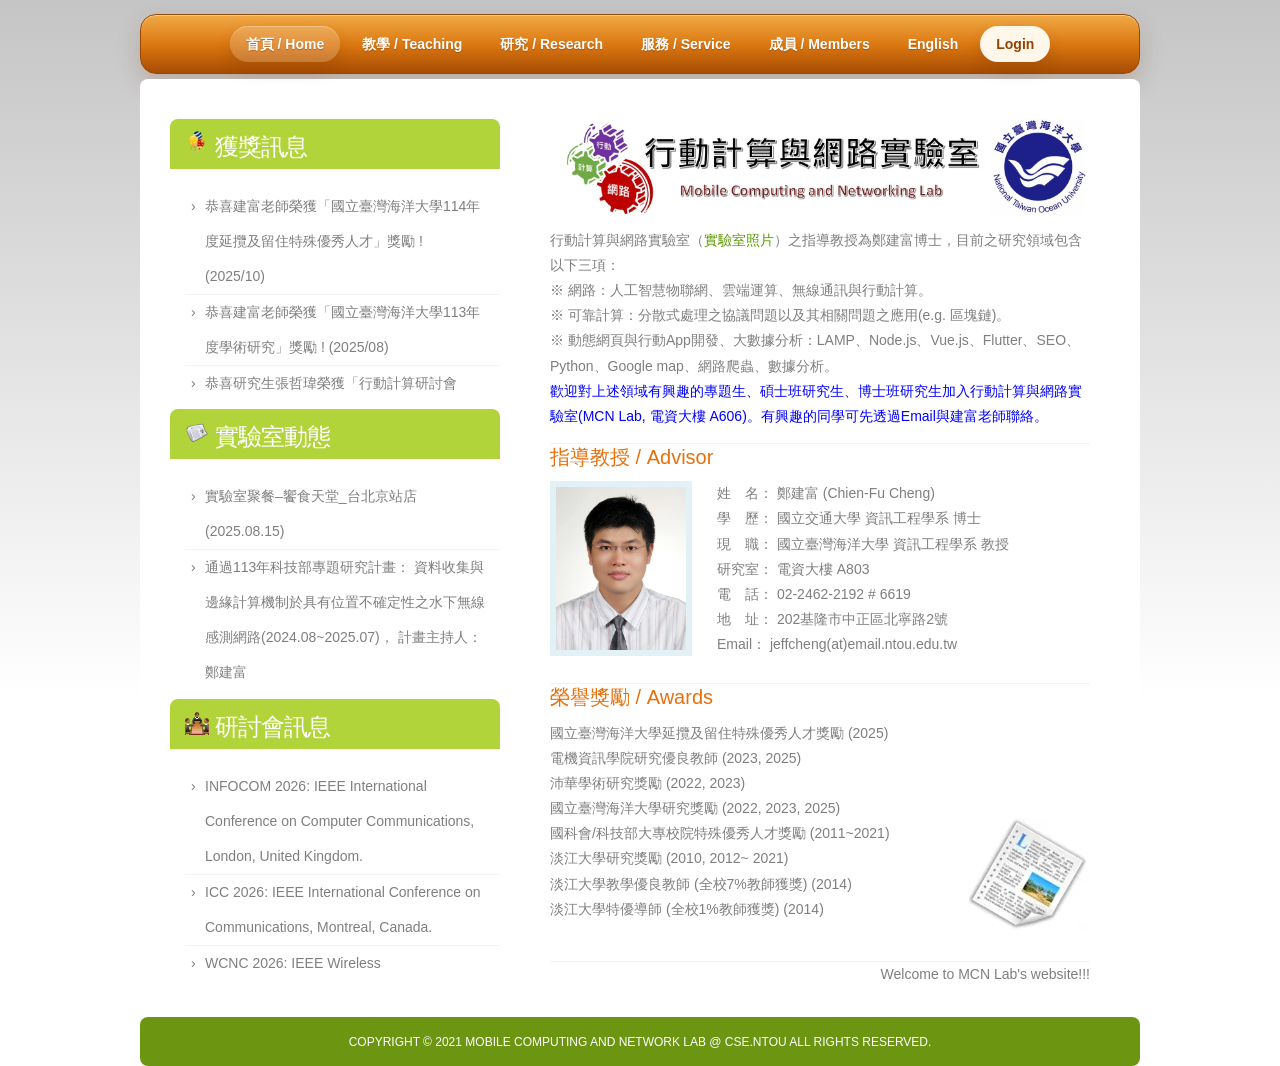
<file: index.html>
<!doctype html>
<html lang="zh-TW">
  <head>
    <meta
      name="description"
      content="NTOU Mobile Computing and Networking Lab — 行動計算與網路實驗室"
    />
    <meta name="robots" content="index, follow, max-image-preview:large" />
    <meta name="google-site-verification" content="ViO681d2LlhoPP5SwWx__r_2C7xFuQaVXVkJhtv1lxg" />
    <meta property="og:title" content="MCN Lab - 行動計算與網路實驗室" />
    <meta property="og:description" content="國立臺灣海洋大學資工系，研究領域涵蓋AIoT、雲端運算、可靠計算、行動App開發" />
    <meta property="og:image" content="https://mcnlab.ntou.edu.tw/images/topbar.webp" />
    <meta property="og:url" content="https://mcnlab.ntou.edu.tw/" />
    <meta property="og:type" content="website" />
    <meta property="og:site_name" content="MCN Lab @ NTOU" />
    <meta charset="utf-8" />
    <meta name="viewport" content="width=device-width, initial-scale=1.0" />
    <title>MCN Lab's Website</title>
    <link rel="icon" href="/favicon.ico" sizes="any" />
    <link rel="preload" as="image" href="images/topbar.webp" />
    <link href="style.css" rel="stylesheet" media="screen" />
    <style>
      .style4 {
        color: #e6700e;
      }
      .style8 {
        color: #0000ff;
      }
      .style12 {
        font-size: 12px;
      }
      .style9 {
        font-size: 20px;
        color: #e6700e;
      }
    </style>
  </head>
  <body>
    <noscript>
      <p style="text-align:center; padding: 2rem;">請開啟 JavaScript 以載入網站內容。</p>
    </noscript>
    <div id="wrapper">
      <div id="header">
        <div id="logo"></div>
      </div>
      <div id="menu">
        <ul>
          <li class="current_page_item">
            <a href="index.html">首頁 / Home</a>
          </li>
          <li><a href="teaching.html">教學 / Teaching</a></li>
          <li><a href="research.html">研究 / Research</a></li>
          <li><a href="service.html">服務 / Service</a></li>
          <li><a href="members.html">成員 / Members</a></li>
          <li><a href="eng.html">English</a></li>
          <li><a href="/lab">Login</a></li>
        </ul>
      </div>
      <!-- end #menu -->
      <div id="page">
        <div id="page-bgtop">
          <div id="page-bgbtm">
            <div id="sidebar">
              <ul>
                <li>
                  <h2>
                    <img
                      src="images/balloons.webp"
                      alt=""
                      width="24"
                      height="24"
                    />
                    獲獎訊息
                  </h2>
                  <ul id="lab-awards-list" class="side"></ul>
                </li>

                <li>
                  <h2>
                    <img
                      src="images/newsletter.webp"
                      alt=""
                      width="24"
                      height="24"
                    />
                    實驗室動態
                  </h2>
                  <ul id="activities-list" class="side"></ul>
                </li>

                <li>
                  <h2>
                    <img
                      src="images/conference.webp"
                      alt=""
                      width="24"
                      height="24"
                    />
                    研討會訊息
                  </h2>
                  <ul id="conferences-list" class="side"></ul>
                </li>
              </ul>
            </div>
            <div id="content">
              <div class="post">
                <h2 class="title style4">
                  <a href="index.html"
                    ><img src="images/topbar.webp" alt="" width="536"
                  /></a>
                </h2>
                <p>
                  行動計算與網路實驗室（<a
                    target="_blank"
                    rel="noopener noreferrer"
                    href="/album.html"
                    >實驗室照片</a
                  >）之指導教授為鄭建富博士，目前之研究領域包含以下三項：<br />
                  ※ 網路：人工智慧物聯網、雲端運算、無線通訊與行動計算。<br />
                  ※ 可靠計算：分散式處理之協議問題以及其相關問題之應用(e.g.
                  區塊鏈)。<br />
                  ※
                  動態網頁與行動App開發、大數據分析：LAMP、Node.js、Vue.js、Flutter、SEO、Python、Google
                  map、網路爬蟲、數據分析。<br />
                  <span class="style8"
                    >歡迎對上述領域有興趣的專題生、碩士班研究生、博士班研究生加入行動計算與網路實驗室(MCN
                    Lab, 電資大樓
                    A606)。有興趣的同學可先透過Email與建富老師聯絡。</span
                  >
                </p>
              </div>

              <div class="post">
                <h2 class="style9">指導教授 / Advisor</h2>
                <div class="entry">
                  <p>
                    <img
                      src="images/cf.webp"
                      width="130"
                      height="163"
                      alt=""
                      loading="lazy"
                      class="alignleft border"
                    />姓　名： 鄭建富 (Chien-Fu Cheng)<br />
                    學　歷： 國立交通大學 資訊工程學系 博士<br />
                    現　職： 國立臺灣海洋大學 資訊工程學系 教授 <br />
                    研究室： 電資大樓 A803<br />
                    電　話： 02-2462-2192 # 6619<br />
                    地　址： 202基隆市中正區北寧路2號<br />
                    Email： jeffcheng(at)email.ntou.edu.tw
                  </p>
                </div>
              </div>
              <div class="post">
                <h2 class="style9">榮譽獎勵 / Awards</h2>
                <div
                  class="entry"
                  style="display: flex; justify-content: space-between"
                >
                  <p id="advisor-awards"></p>
                  <span class="text3" style="align-self: end"
                    ><img
                      src="images/writing.webp"
                      width="121"
                      height="115"
                      alt=""
                      loading="lazy"
                  /></span>
                </div>
              </div>
              <div style="clear: both">
                <p style="text-align: right">Welcome to MCN Lab's website!!!</p>
              </div>
            </div>
            <!-- end #content --><!-- end #sidebar -->
            <div style="clear: both">&nbsp;</div>
          </div>
        </div>
      </div>
      <!-- end #page -->
    </div>
    <div id="footer">
      <p>
        <span class="style12"
          >Copyright © 2021 Mobile Computing and Network Lab @ CSE.NTOU All
          rights reserved.</span
        >
      </p>
    </div>
    <!-- end #footer -->
    <script>
      (function () {
        const DATA_URL = "/static/home.json";

        fetch(DATA_URL)
          .then(function (res) {
            return res.json();
          })
          .then(function (data) {
            // 獲獎訊息
            const labAwardsList = document.getElementById("lab-awards-list");
            if (data.labAwards) {
              data.labAwards.forEach(function (item) {
                const li = document.createElement("li");
                li.textContent = item.text;
                labAwardsList.appendChild(li);
              });
            }

            // 實驗室動態
            const activitiesList = document.getElementById("activities-list");
            if (data.activities) {
              data.activities.forEach(function (item) {
                const li = document.createElement("li");
                li.textContent = item.text;
                activitiesList.appendChild(li);
              });
            }

            // 研討會訊息
            const conferencesList = document.getElementById("conferences-list");
            if (data.conferences) {
              data.conferences.forEach(function (item) {
                const li = document.createElement("li");
                const a = document.createElement("a");
                a.href = item.href;
                a.textContent = item.text;
                li.appendChild(a);
                conferencesList.appendChild(li);
              });
            }

            // 榮譽獎勵
            const advisorAwards = document.getElementById("advisor-awards");
            if (data.advisorAwards) {
              data.advisorAwards.forEach(function (item, i) {
                advisorAwards.insertBefore(
                  document.createTextNode(item.text),
                  advisorAwards.querySelector(".text3"),
                );
                if (i < data.advisorAwards.length - 1) {
                  advisorAwards.insertBefore(
                    document.createElement("br"),
                    advisorAwards.querySelector(".text3"),
                  );
                }
              });
            }
          })
          .catch(function (error) {
            console.error("Error fetching home data:", error);
          });
      })();
    </script>
  </body>
</html>
</file>
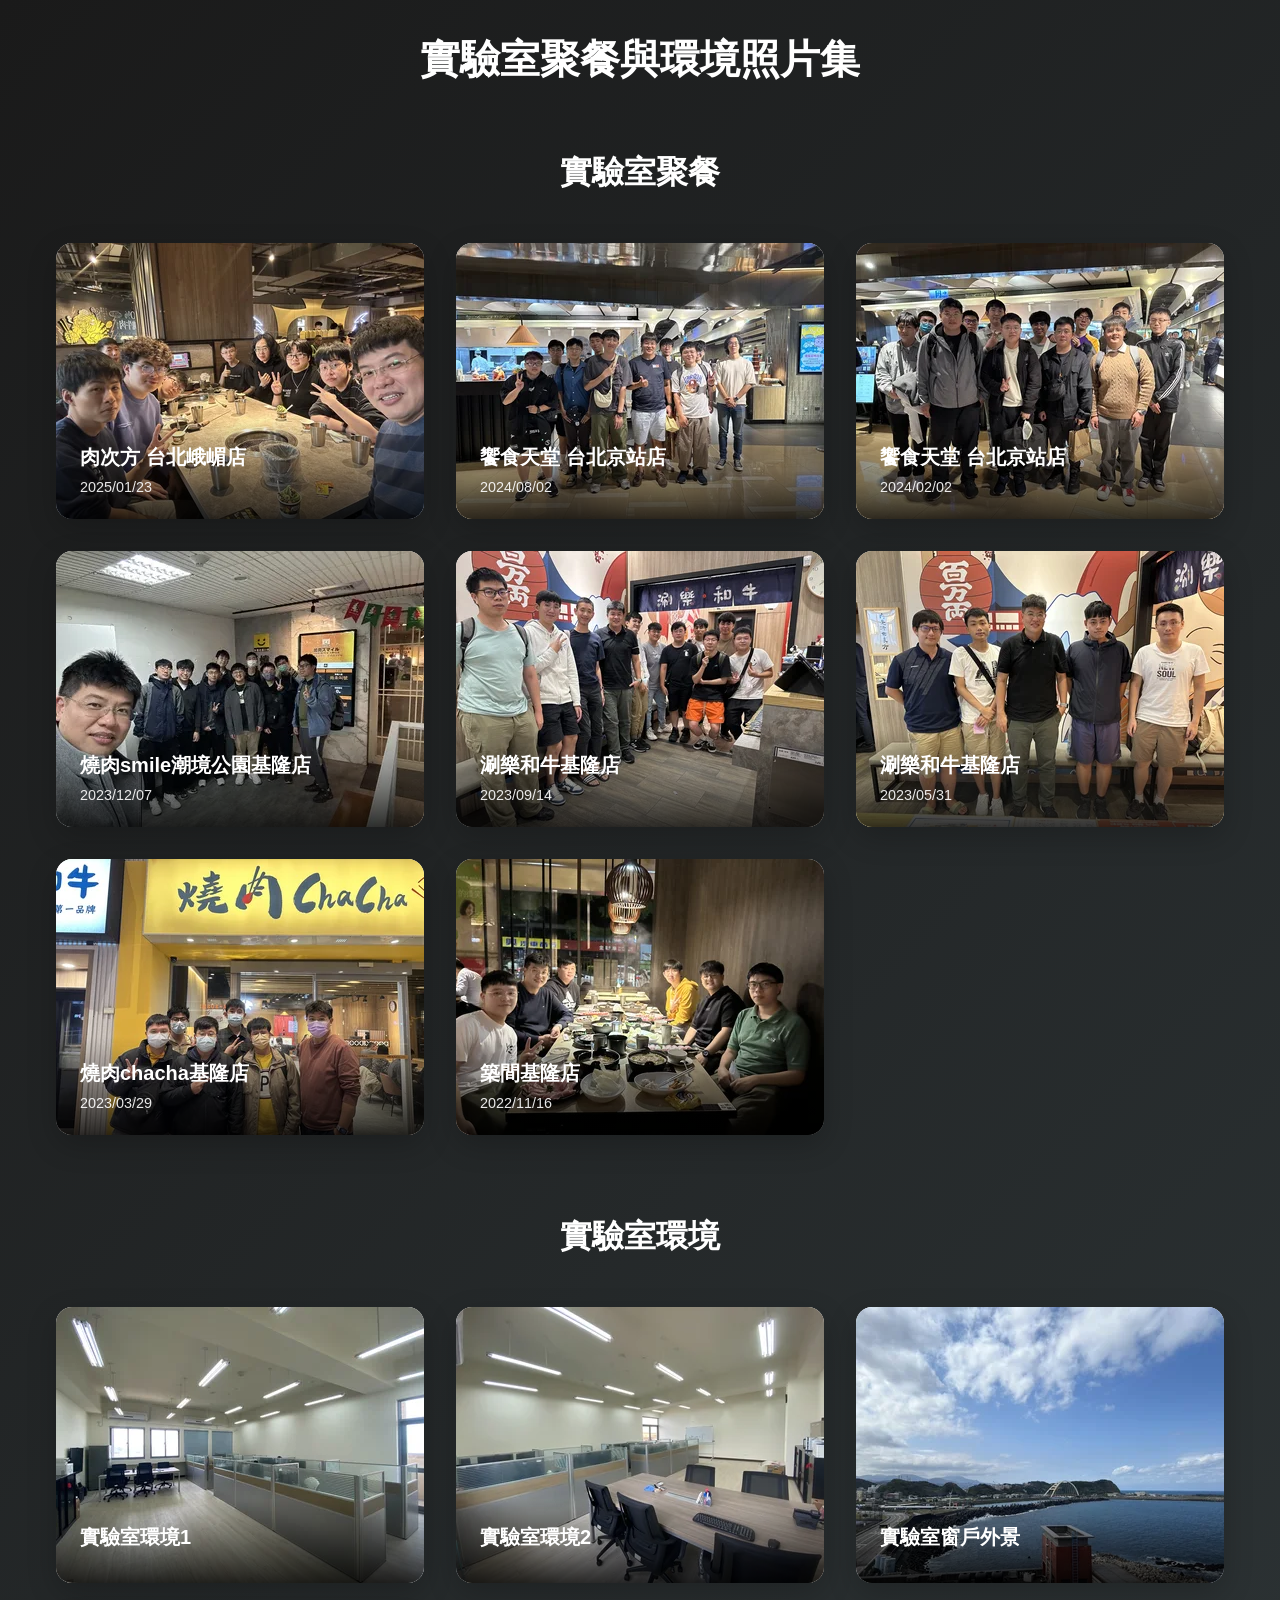
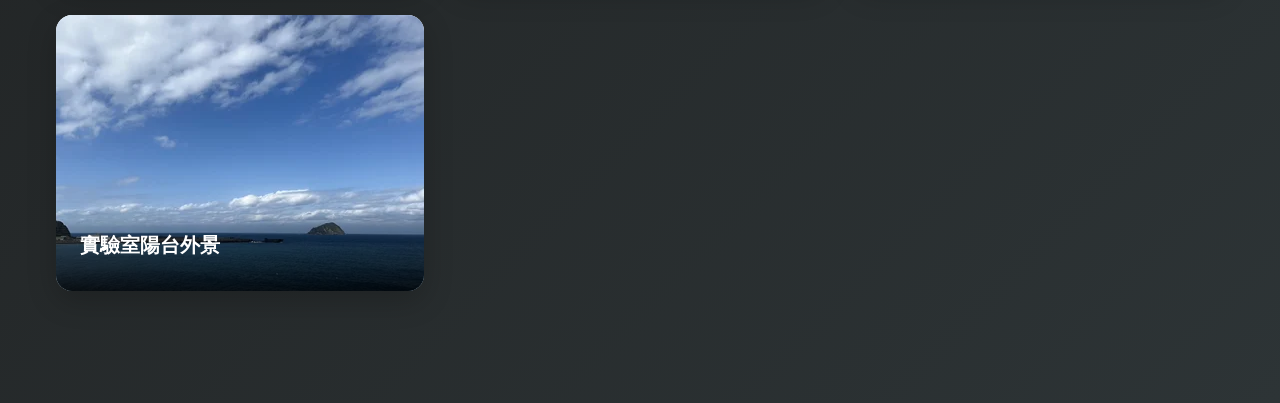
<file: album.html>
<!doctype html>
<html lang="zh-TW">
  <head>
    <meta charset="UTF-8" />
    <meta name="viewport" content="width=device-width, initial-scale=1.0" />
    <meta
      name="description"
      content="NTOU Mobile Computing and Networking Lab — 行動計算與網路實驗室"
    />
    <meta name="robots" content="index, follow, max-image-preview:large" />
    <meta property="og:title" content="實驗室聚餐與環境照片集 - MCN Lab" />
    <meta property="og:description" content="行動計算與網路實驗室聚餐活動與環境照片" />
    <meta property="og:image" content="https://mcnlab.ntou.edu.tw/images/topbar.webp" />
    <meta property="og:url" content="https://mcnlab.ntou.edu.tw/album.html" />
    <meta property="og:type" content="website" />
    <meta property="og:site_name" content="MCN Lab @ NTOU" />
    <title>實驗室聚餐與環境照片集</title>
    <link rel="icon" href="/favicon.ico" sizes="any" />
    <style>
      * {
        margin: 0;
        padding: 0;
        box-sizing: border-box;
      }

      body {
        min-height: 100vh;
        background: linear-gradient(135deg, #1a1a1a, #2d3436);
        padding: 2rem;
        font-family:
          -apple-system, BlinkMacSystemFont, "Segoe UI", Roboto, sans-serif;
        color: white;
      }

      .container {
        max-width: 1200px;
        margin: 0 auto;
      }

      .header {
        text-align: center;
        margin-bottom: 4rem;
      }

      .header h1 {
        font-size: 2.5rem;
        margin-bottom: 1rem;
      }

      .section {
        margin-bottom: 4rem;
      }

      .section-header {
        text-align: center;
        margin-bottom: 2rem;
      }

      .section-header h2 {
        font-size: 2rem;
        margin-bottom: 0.5rem;
      }

      .section-header p {
        color: #ddd;
        font-size: 1.1rem;
      }

      .gallery {
        display: grid;
        grid-template-columns: repeat(auto-fit, minmax(300px, 1fr));
        gap: 2rem;
        padding: 1rem;
      }

      .photo-card {
        position: relative;
        border-radius: 1rem;
        overflow: hidden;
        box-shadow: 0 10px 30px rgba(0, 0, 0, 0.2);
        background: white;
        transition: transform 0.3s ease;
      }

      .photo-card:hover {
        transform: translateY(-5px);
      }

      .photo-card a {
        text-decoration: none;
        color: inherit;
      }

      .photo-wrapper {
        position: relative;
        padding-top: 75%;
        overflow: hidden;
      }

      .photo-wrapper img {
        position: absolute;
        top: 0;
        left: 0;
        width: 100%;
        height: 100%;
        object-fit: cover;
        transition: transform 0.5s ease;
      }

      .photo-card:hover img {
        transform: scale(1.1);
      }

      .photo-info {
        position: absolute;
        bottom: 0;
        left: 0;
        right: 0;
        padding: 1.5rem;
        background: linear-gradient(to top, rgba(0, 0, 0, 0.8), transparent);
        color: white;
      }

      .photo-info h3 {
        font-size: 1.25rem;
        margin-bottom: 0.5rem;
      }

      .photo-info p {
        font-size: 0.9rem;
        color: rgba(255, 255, 255, 0.9);
      }

      @media (max-width: 768px) {
        body {
          padding: 1rem;
        }

        .gallery {
          grid-template-columns: repeat(auto-fit, minmax(250px, 1fr));
          gap: 1rem;
        }

        .header h1 {
          font-size: 2rem;
        }
      }
    </style>
  </head>
  <body>
    <noscript>
      <p style="text-align:center; padding: 2rem; color: white;">請開啟 JavaScript 以載入網站內容。</p>
    </noscript>
    <div class="container">
      <header class="header">
        <h1>實驗室聚餐與環境照片集</h1>
      </header>

      <section class="section">
        <div class="section-header">
          <h2>實驗室聚餐</h2>
        </div>
        <div id="party-gallery" class="gallery"></div>
      </section>

      <section class="section">
        <div class="section-header">
          <h2>實驗室環境</h2>
        </div>
        <div id="environment-gallery" class="gallery"></div>
      </section>
    </div>
    <script>
      (function () {
        const DATA_URL = "/static/photo.json";

        function createCard(imgSrc, title, date) {
          const card = document.createElement("div");
          card.className = "photo-card";
          const a = document.createElement("a");
          a.href = imgSrc;
          a.target = "_blank";

          const wrapper = document.createElement("div");
          wrapper.className = "photo-wrapper";
          const img = document.createElement("img");
          img.src = imgSrc;
          img.alt = title;
          img.loading = "lazy";
          wrapper.appendChild(img);

          const info = document.createElement("div");
          info.className = "photo-info";
          const h3 = document.createElement("h3");
          h3.textContent = title;
          info.appendChild(h3);
          if (date) {
            const p = document.createElement("p");
            p.textContent = date;
            info.appendChild(p);
          }

          a.appendChild(wrapper);
          a.appendChild(info);
          card.appendChild(a);
          return card;
        }

        fetch(DATA_URL)
          .then(function (res) {
            return res.json();
          })
          .then(function (data) {
            const partyGallery = document.getElementById("party-gallery");
            if (data.party) {
              data.party.forEach(function (item) {
                partyGallery.appendChild(
                  createCard(item.img, item.title, item.date),
                );
              });
            }

            const envGallery = document.getElementById("environment-gallery");
            if (data.environment) {
              data.environment.forEach(function (item) {
                envGallery.appendChild(createCard(item.img, item.title));
              });
            }
          })
          .catch(function (error) {
            console.error("Error fetching photo data:", error);
          });
      })();
    </script>
  </body>
</html>
</file>
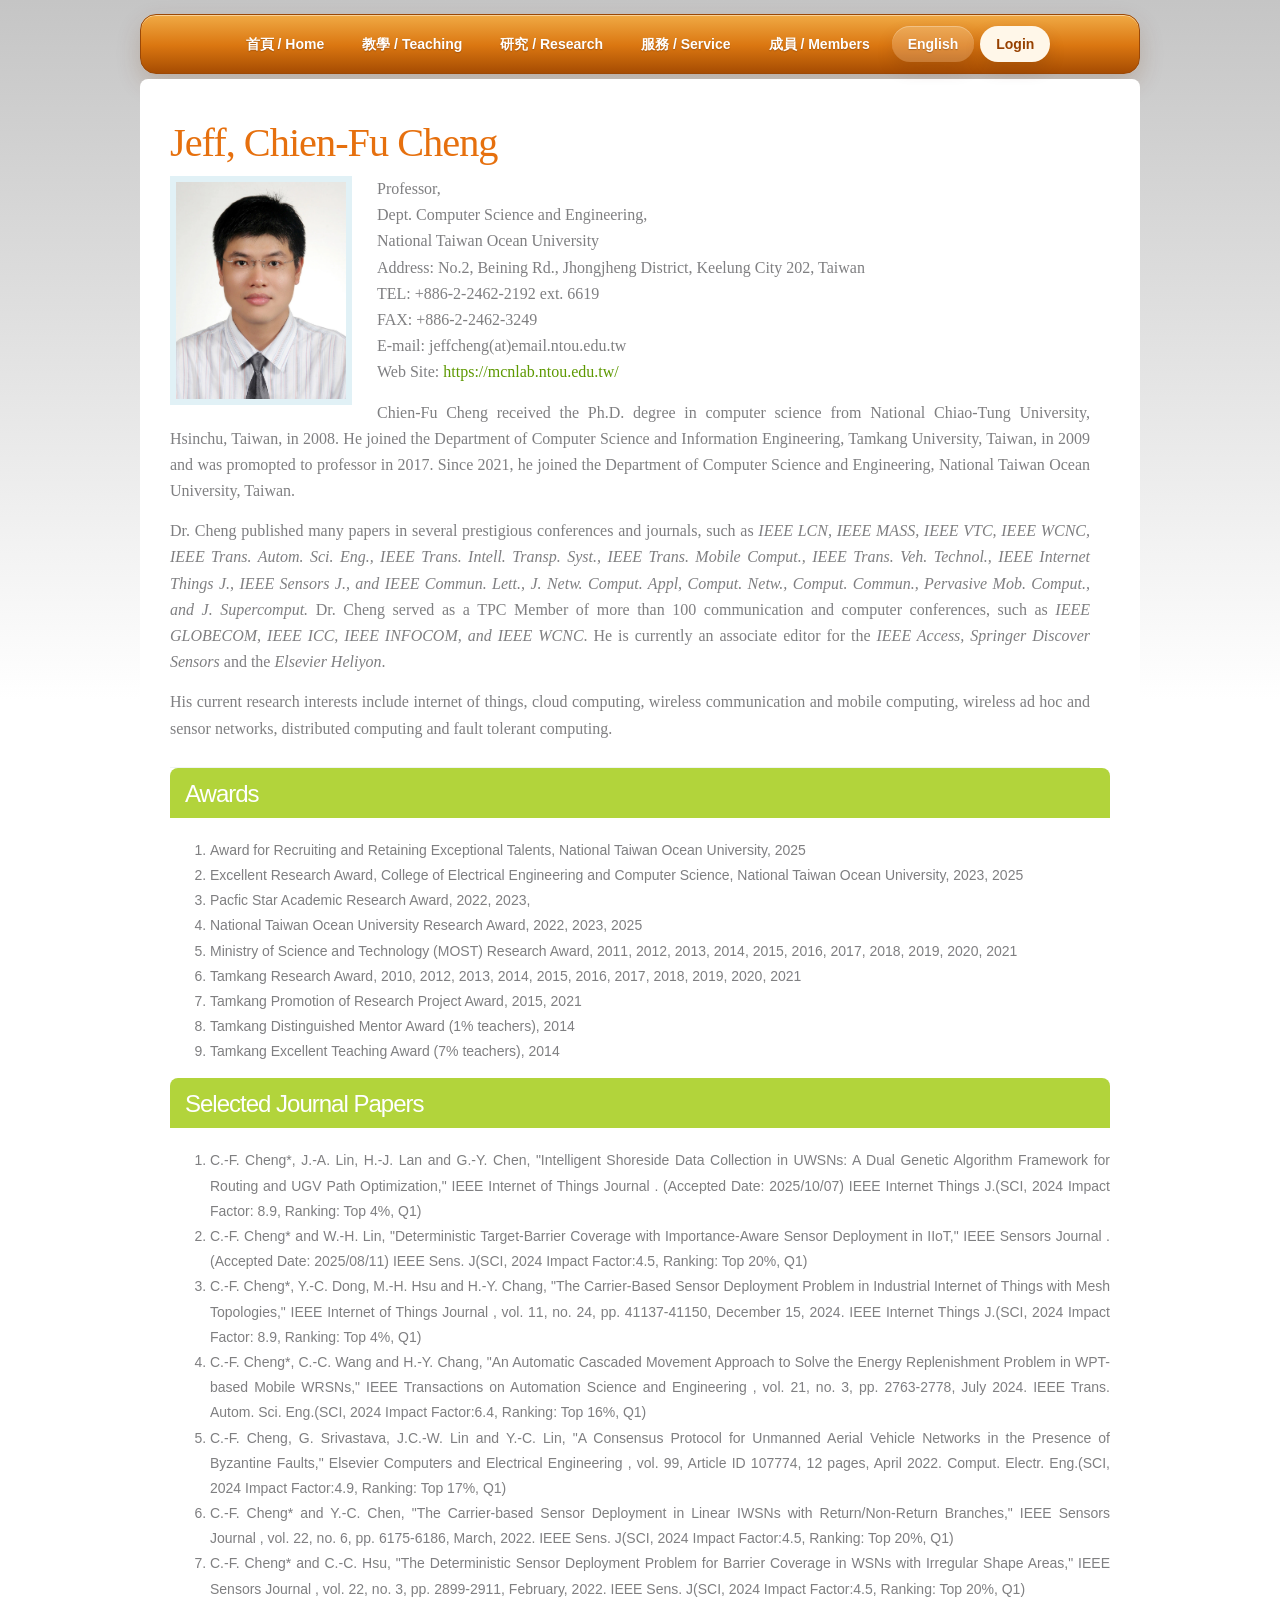
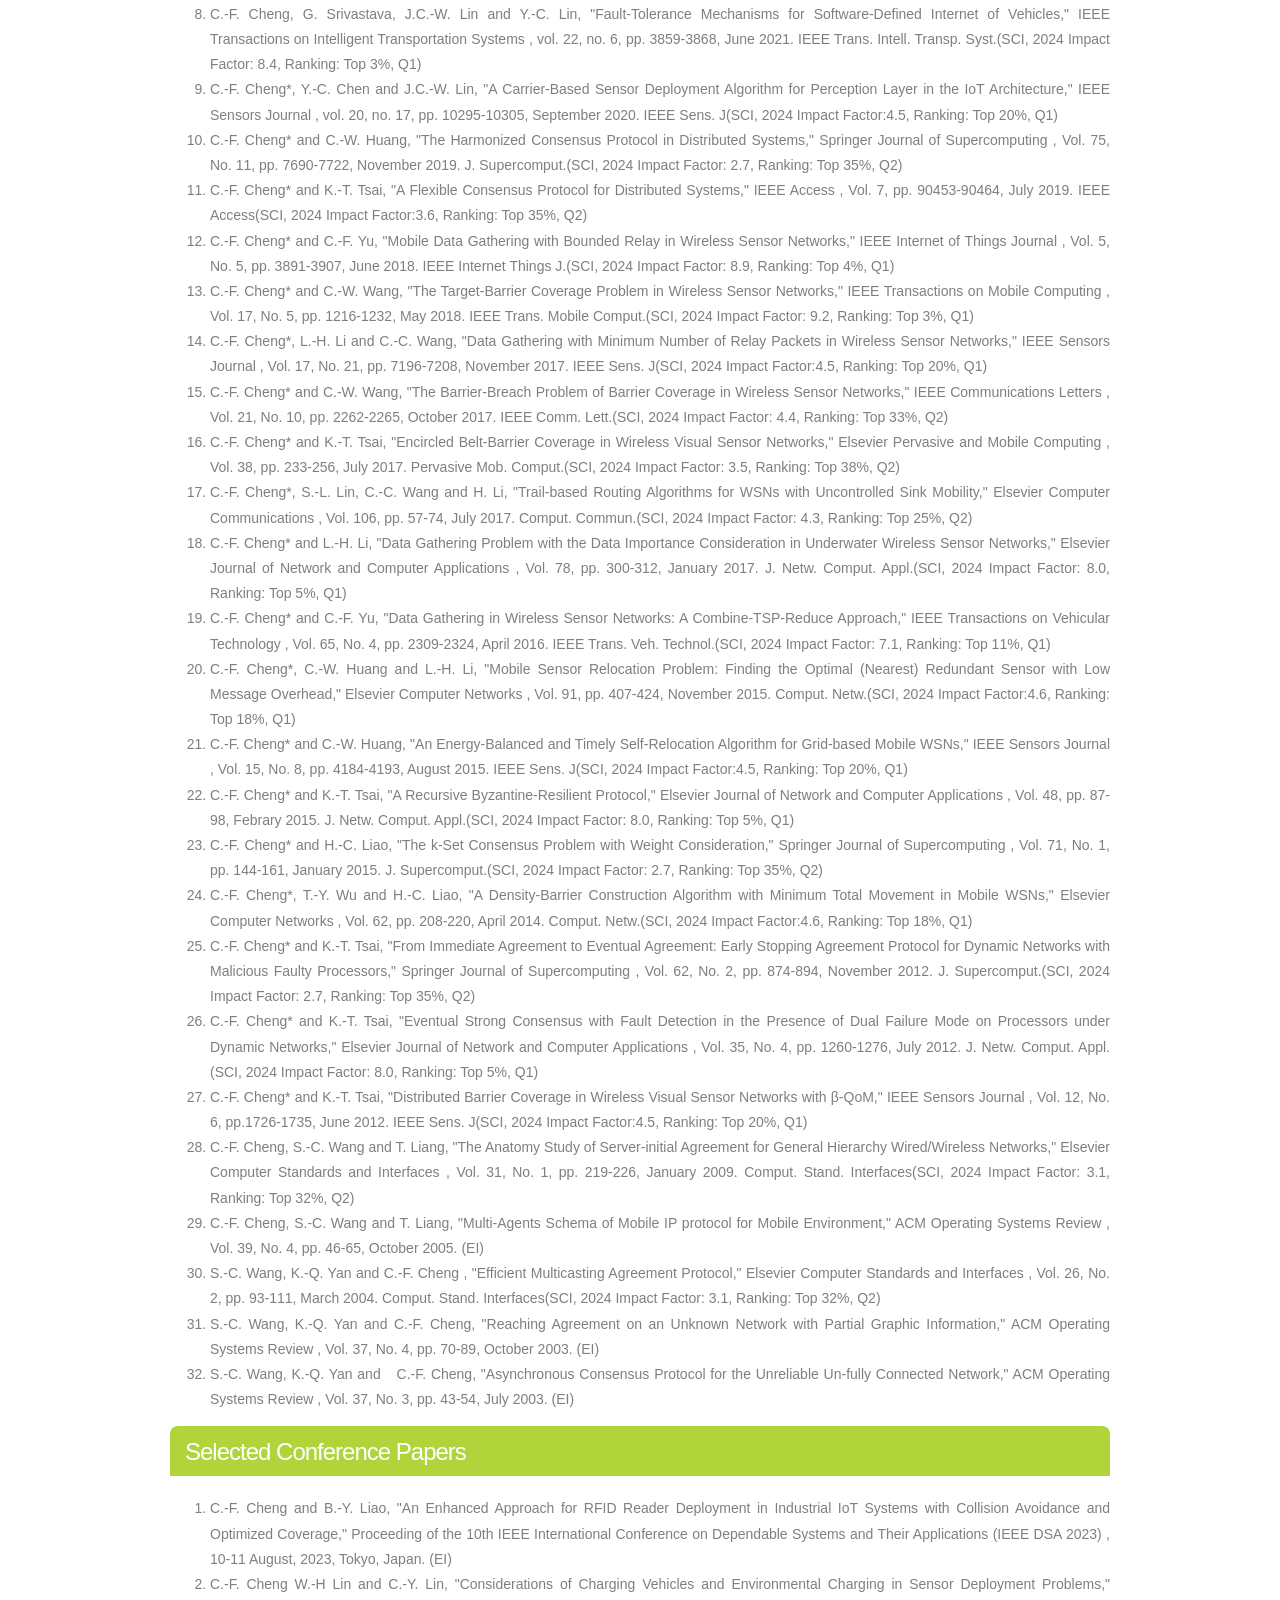
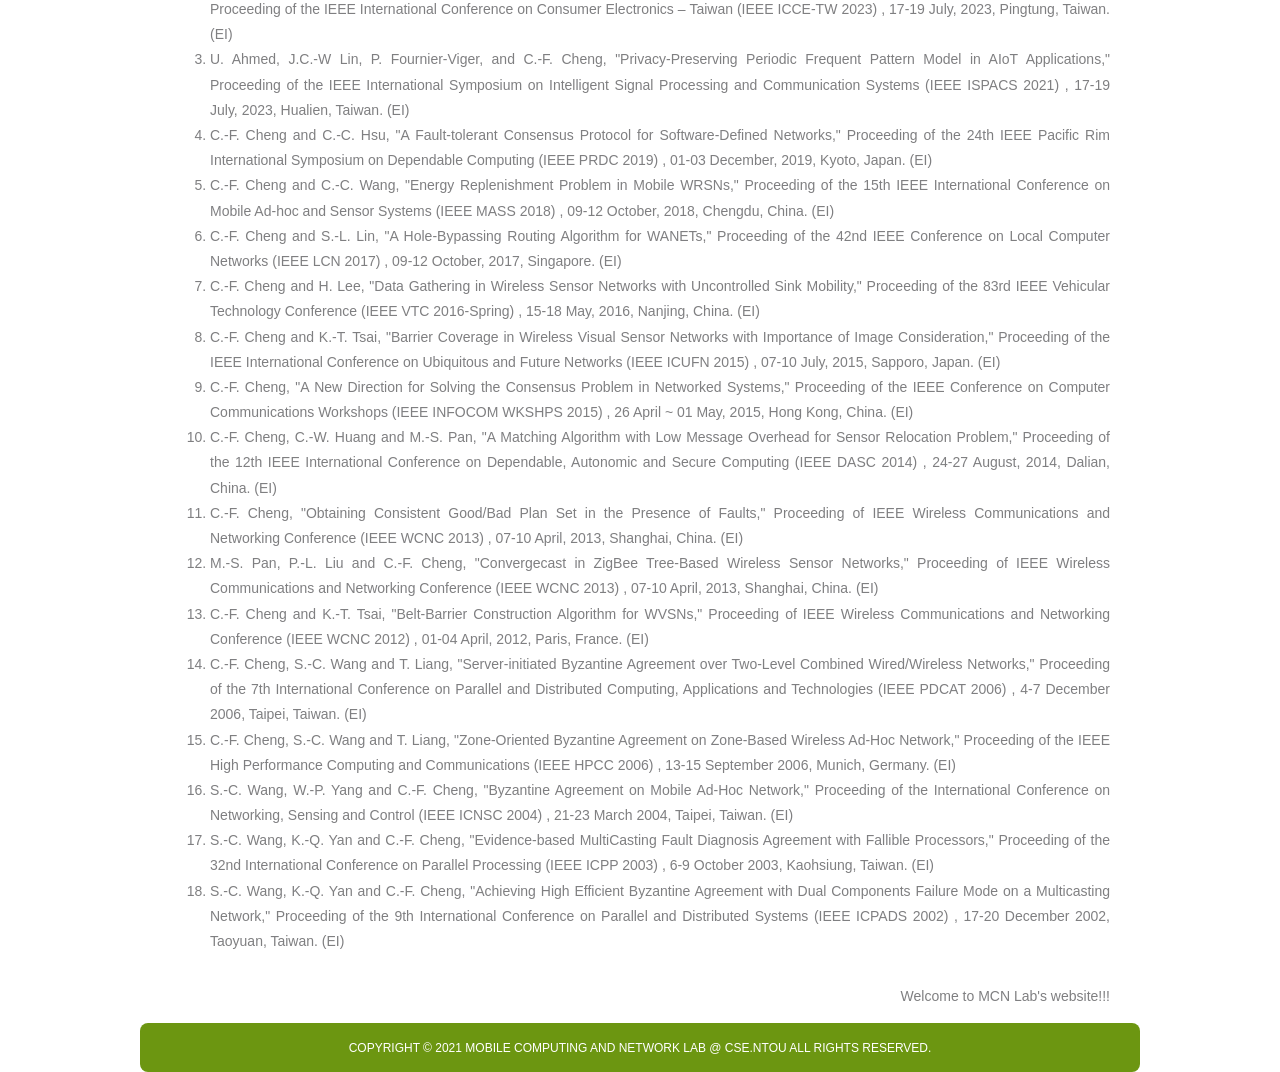
<file: eng.html>
<!doctype html>
<html lang="en">
  <head>
    <meta
      name="description"
      content="NTOU Mobile Computing and Networking Lab — 行動計算與網路實驗室"
    />
    <meta name="robots" content="index, follow, max-image-preview:large" />
    <meta property="og:title" content="Prof. Chien-Fu Cheng - MCN Lab" />
    <meta property="og:description" content="Professor at NTOU CSE. Research: IoT, cloud computing, wireless communication, distributed systems." />
    <meta property="og:image" content="https://mcnlab.ntou.edu.tw/images/topbar.webp" />
    <meta property="og:url" content="https://mcnlab.ntou.edu.tw/eng.html" />
    <meta property="og:type" content="website" />
    <meta property="og:site_name" content="MCN Lab @ NTOU" />
    <meta charset="utf-8" />
    <meta name="viewport" content="width=device-width, initial-scale=1.0" />
    <title>MCN Lab's Website</title>
    <link rel="icon" href="/favicon.ico" sizes="any" />
    <link rel="preload" as="image" href="images/cf.webp" />
    <link href="style.css" rel="stylesheet" media="screen" />
    <style>
      .style4 {
        color: #e6700e;
      }
      .style10 {
        font-size: larger;
      }
      .style14 {
        font-family: Georgia, "Times New Roman", Times, serif;
      }
      .style16 {
        font-size: medium;
        font-family: Georgia, "Times New Roman", Times, serif;
      }
      .style12 {
        font-size: 12px;
      }
    </style>
  </head>
  <body>
    <noscript>
      <p style="text-align:center; padding: 2rem;">Please enable JavaScript to load the page content.</p>
    </noscript>
    <div id="wrapper">
      <div id="header">
        <div id="logo"></div>
      </div>
      <div id="menu">
        <ul>
          <li>
            <a href="index.html">首頁 / Home</a>
          </li>
          <li><a href="teaching.html">教學 / Teaching</a></li>
          <li><a href="research.html">研究 / Research</a></li>
          <li><a href="service.html">服務 / Service</a></li>
          <li><a href="members.html">成員 / Members</a></li>
          <li class="current_page_item"><a href="eng.html">English</a></li>
          <li><a href="/lab">Login</a></li>
        </ul>
      </div>
      <div id="page">
        <div id="page-bgtop">
          <div id="page-bgbtm">
            <div id="up-content">
              <div class="post">
                <h2 class="style4 title style14">
                  <span class="style10">Jeff, Chien-Fu Cheng</span><br />
                </h2>
                <div class="entry">
                  <p>
                    <img
                      src="images/cf.webp"
                      width="170"
                      height="217"
                      alt=""
                      class="alignleft border"
                    />
                    <span class="style16">Professor,</span>
                    <span class="style16"
                      ><br />
                      Dept. Computer Science and Engineering,<br />
                      National Taiwan Ocean University<br />
                      Address: No.2, Beining Rd., Jhongjheng District, Keelung
                      City 202, Taiwan<br />
                      TEL: +886-2-2462-2192 ext. 6619<br />
                      FAX: +886-2-2462-3249</span
                    >
                    <span class="style16"
                      ><br />
                      E-mail: jeffcheng(at)email.ntou.edu.tw<br />
                      Web Site:
                      <a href="https://mcnlab.ntou.edu.tw/eng.html"
                        >https://mcnlab.ntou.edu.tw/</a
                      ><br />
                    </span>
                  </p>
                  <p>
                    <span class="style16">
                      Chien-Fu Cheng received the Ph.D. degree in computer
                      science from National Chiao-Tung University, Hsinchu,
                      Taiwan, in 2008. He joined the Department of Computer
                      Science and Information Engineering, Tamkang University,
                      Taiwan, in 2009 and was promopted to professor in 2017.
                      Since 2021, he joined the Department of Computer Science
                      and Engineering, National Taiwan Ocean University, Taiwan.
                    </span>
                  </p>
                  <p>
                    <span class="style16">
                      Dr. Cheng published many papers in several prestigious
                      conferences and journals, such as
                      <i
                        >IEEE LCN, IEEE MASS, IEEE VTC, IEEE WCNC, IEEE Trans.
                        Autom. Sci. Eng., IEEE Trans. Intell. Transp. Syst.,
                        IEEE Trans. Mobile Comput., IEEE Trans. Veh. Technol.,
                        IEEE Internet Things J., IEEE Sensors J., and IEEE
                        Commun. Lett., J. Netw. Comput. Appl, Comput. Netw.,
                        Comput. Commun., Pervasive Mob. Comput., and J.
                        Supercomput.</i
                      >
                      Dr. Cheng served as a TPC Member of more than 100
                      communication and computer conferences, such as
                      <i>IEEE GLOBECOM, IEEE ICC, IEEE INFOCOM, and IEEE WCNC</i
                      >. He is currently an associate editor for the
                      <i>IEEE Access, Springer Discover Sensors</i> and the
                      <i>Elsevier Heliyon</i>.
                    </span>
                  </p>
                  <p>
                    <span class="style16">
                      His current research interests include internet of things,
                      cloud computing, wireless communication and mobile
                      computing, wireless ad hoc and sensor networks,
                      distributed computing and fault tolerant computing.
                    </span>
                  </p>
                </div>
              </div>
              <div style="clear: both"></div>
            </div>
            <div id="down-sidebar">
              <h2>Awards</h2>
              <ol id="awards-list"></ol>

              <h2>Selected Journal Papers</h2>
              <ol id="journals-list"></ol>

              <h2>Selected Conference Papers</h2>
              <ol id="conferences-list"></ol>
            </div>
            <div style="clear: both">
              &nbsp;
              <p style="text-align: right">Welcome to MCN Lab's website!!!</p>
            </div>
          </div>
        </div>
      </div>
    </div>

    <div id="footer">
      <p>
        <span class="style12"
          >Copyright © 2021 Mobile Computing and Network Lab @ CSE.NTOU All
          rights reserved.</span
        >
      </p>
    </div>
    <script>
      document.addEventListener("DOMContentLoaded", () => {
        fetch(
          "/static/english.json",
        )
          .then((res) => res.json())
          .then((data) => {
            const awardsList = document.getElementById("awards-list");
            data.forEach((award) => {
              const li = document.createElement("li");
              li.innerHTML = `<div align="justify">${award.text}</div>`;
              awardsList.appendChild(li);
            });
          })
          .catch((error) =>
            console.error("Error fetching paper/award data:", error),
          );
        fetch(
          "/static/research.json",
        )
          .then((res) => res.json())
          .then((data) => {
            const journalsList = document.getElementById("journals-list");
            if (journalsList && data.journals) {
              data.journals.forEach((journal) => {
                const li = document.createElement("li");

                let contentHTML = journal.title;
                if (journal.sci) {
                  contentHTML += ` ${journal.sci}`;
                }

                if (journal.href) {
                  contentHTML = `<a href="${journal.href}" target="_blank" style="text-decoration:none; color:inherit;">${contentHTML}</a>`;
                }

                li.innerHTML = `<div align="justify">${contentHTML}</div>`;
                journalsList.appendChild(li);
              });
            }

            const conferencesList = document.getElementById("conferences-list");
            if (conferencesList && data.conferences) {
              data.conferences.forEach((conf) => {
                const li = document.createElement("li");

                let contentHTML = conf.title;
                if (conf.href) {
                  contentHTML = `<a href="${conf.href}" target="_blank" style="text-decoration:none; color:inherit;">${contentHTML}</a>`;
                }

                li.innerHTML = `<div align="justify">${contentHTML}</div>`;
                conferencesList.appendChild(li);
              });
            }
          })
          .catch((error) =>
            console.error("Error fetching paper/award data:", error),
          );
      });
    </script>
  </body>
</html>
</file>
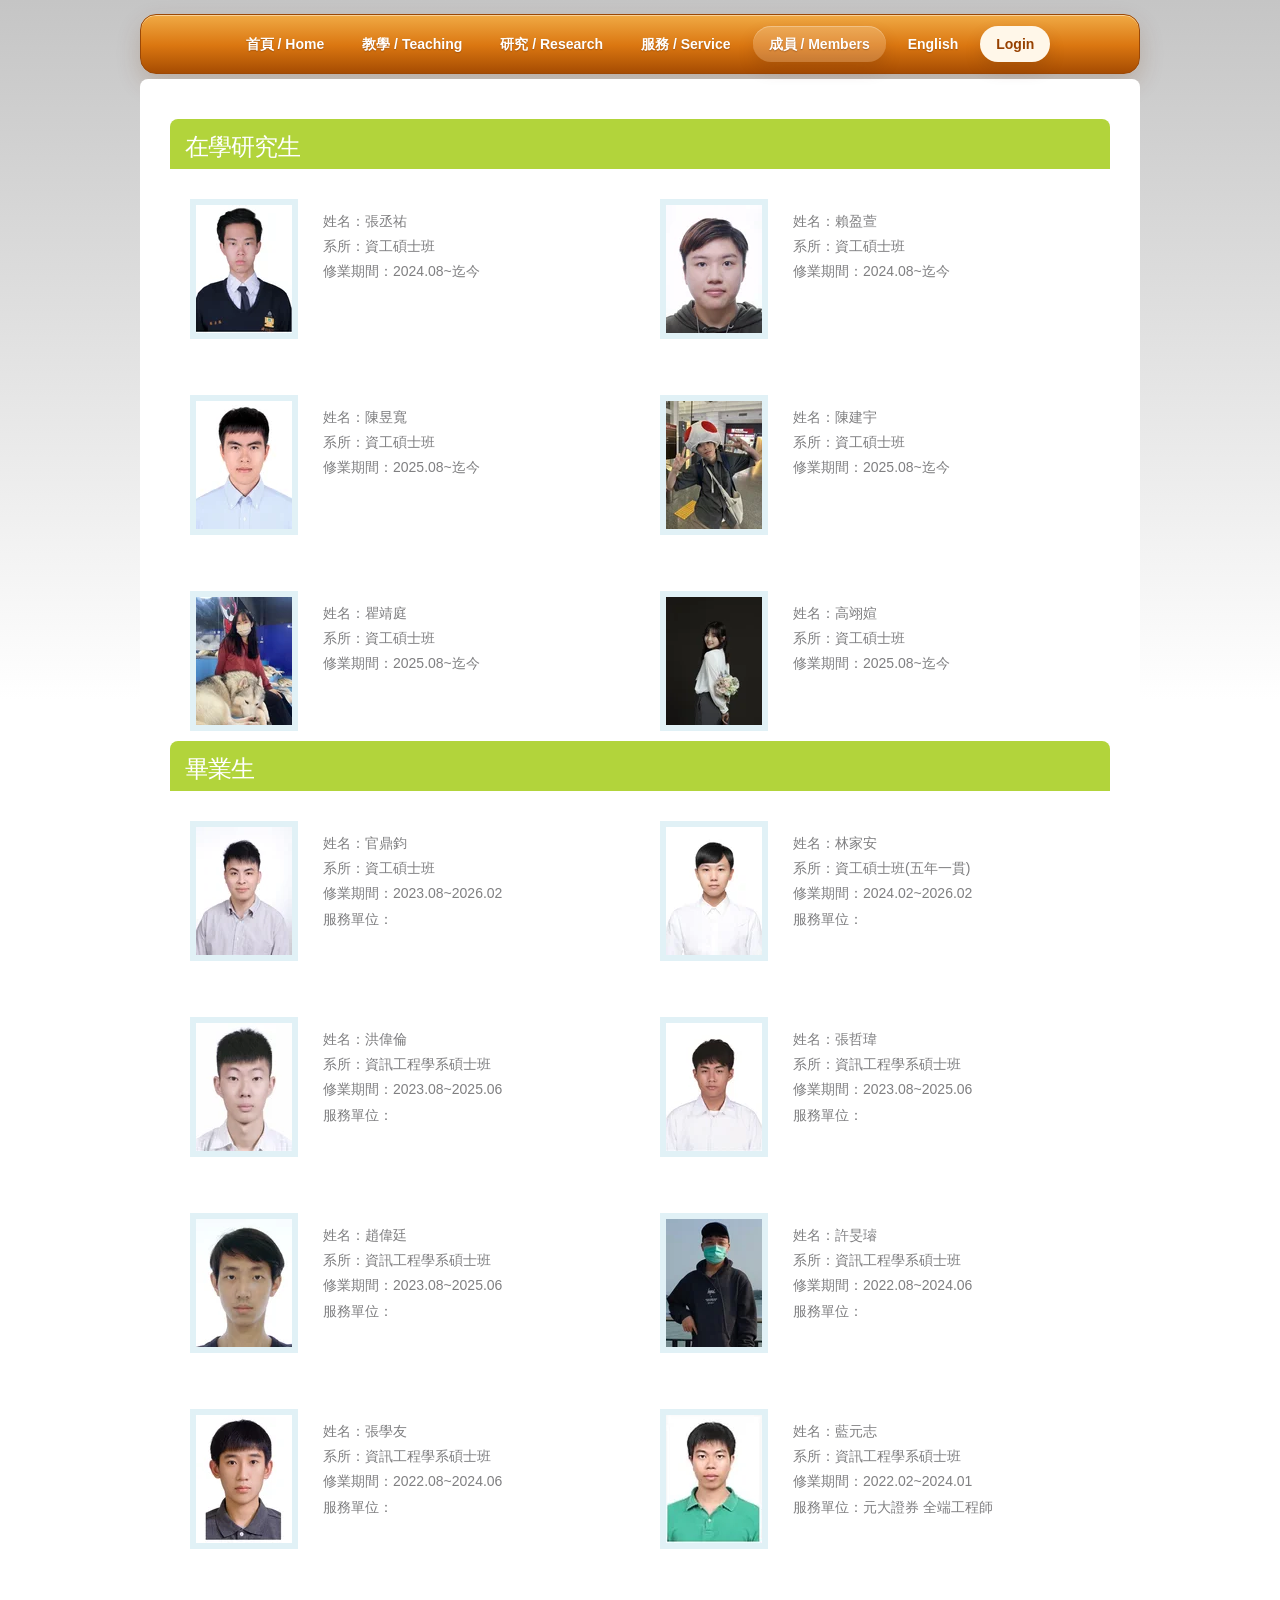
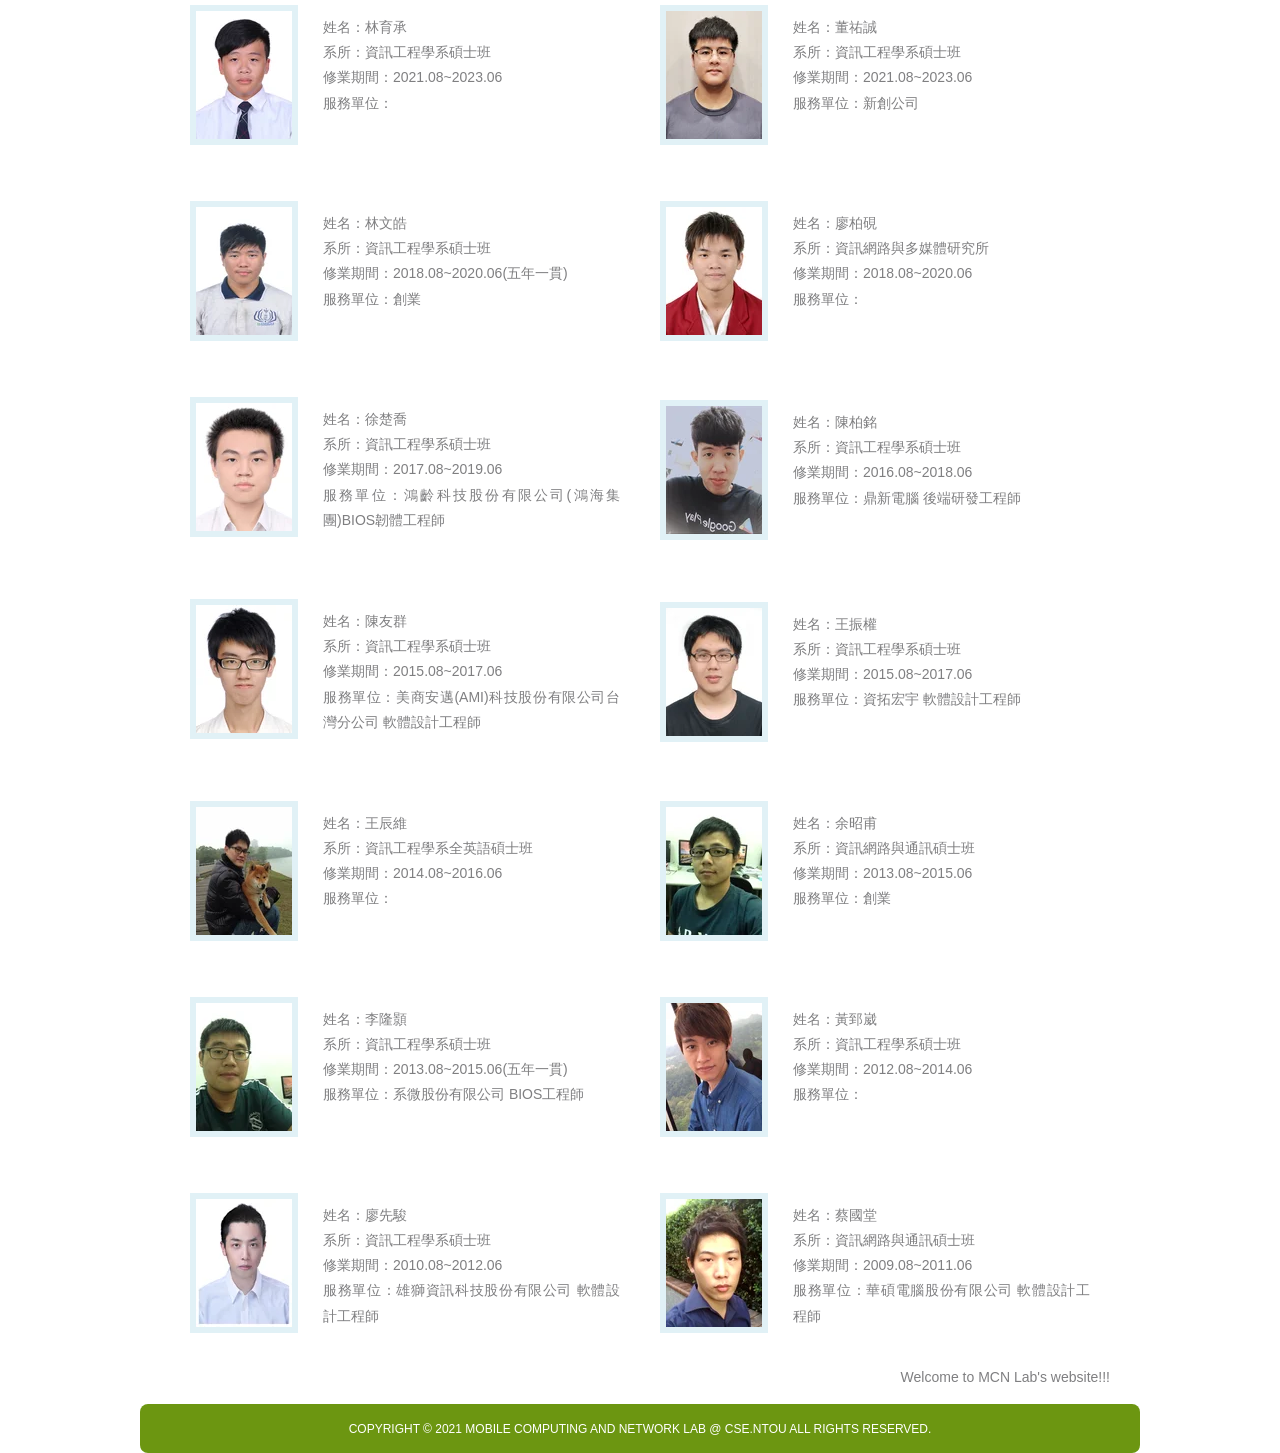
<file: members.html>
<!doctype html>
<html lang="zh-TW">
  <head>
    <meta
      name="description"
      content="NTOU Mobile Computing and Networking Lab — 行動計算與網路實驗室"
    />
    <meta name="robots" content="index, follow, max-image-preview:large" />
    <meta property="og:title" content="成員 / Members - MCN Lab" />
    <meta property="og:description" content="行動計算與網路實驗室在學研究生與畢業生" />
    <meta property="og:image" content="https://mcnlab.ntou.edu.tw/images/topbar.webp" />
    <meta property="og:url" content="https://mcnlab.ntou.edu.tw/members.html" />
    <meta property="og:type" content="website" />
    <meta property="og:site_name" content="MCN Lab @ NTOU" />
    <meta charset="utf-8" />
    <meta name="viewport" content="width=device-width, initial-scale=1.0" />
    <title>MCN Lab's Website</title>
    <link rel="icon" href="/favicon.ico" sizes="any" />
    <link href="style.css" rel="stylesheet" media="screen" />
    <style>
      .style12 {
        font-size: 12px;
      }
    </style>
  </head>

  <body>
    <noscript>
      <p style="text-align:center; padding: 2rem;">請開啟 JavaScript 以載入網站內容。</p>
    </noscript>
    <div id="wrapper">
      <div id="header">
        <div id="logo"></div>
      </div>
      <div id="menu">
        <ul>
          <li>
            <a href="index.html">首頁 / Home</a>
          </li>
          <li><a href="teaching.html">教學 / Teaching</a></li>
          <li><a href="research.html">研究 / Research</a></li>
          <li><a href="service.html">服務 / Service</a></li>
          <li class="current_page_item">
            <a href="members.html">成員 / Members</a>
          </li>
          <li><a href="eng.html">English</a></li>
          <li><a href="/lab">Login</a></li>
        </ul>
      </div>
      <!-- end #menu -->
      <div id="page">
        <div id="page-bgtop">
          <div id="page-bgbtm">
            <div id="down-sidebar">
              <h2>在學研究生</h2>
              <table id="postgraduate-table"></table>

              <h2>畢業生</h2>
              <table id="graduate-table"></table>
            </div>

            <div style="clear: both">
              &nbsp;
              <p style="text-align: right">Welcome to MCN Lab's website!!!</p>
            </div>
          </div>
        </div>
      </div>
      <!-- end #page -->
    </div>
    <div id="footer">
      <p>
        <span class="style12"
          >Copyright © 2021 Mobile Computing and Network Lab @ CSE.NTOU All
          rights reserved.</span
        >
      </p>
    </div>
    <!-- end #footer -->
    <script>
      (function () {
        const DATA_URL = "/static/members.json";

        function createMemberCell(item, isGraduate) {
          const td = document.createElement("td");
          td.setAttribute("width", "50%");
          td.setAttribute("align", "center");
          td.setAttribute("valign", "middle");
          const div = document.createElement("div");
          div.setAttribute("align", "justify");

          const p1 = document.createElement("p");
          const img = document.createElement("img");
          img.src = "/images/members/" + item.img;
          img.width = 96;
          img.height = 128;
          img.alt = "";
          img.loading = "lazy";
          img.className = "alignleft border";
          p1.appendChild(img);
          div.appendChild(p1);

          const p2 = document.createElement("p");
          const lines = [
            "姓名：" + item.name,
            "系所：" + item.dept,
            "修業期間：" + item.period,
          ];
          if (isGraduate && item.unit !== undefined) {
            lines.push("服務單位：" + item.unit);
          }
          lines.forEach(function (line, i) {
            p2.appendChild(document.createTextNode(line));
            if (i < lines.length - 1) {
              p2.appendChild(document.createElement("br"));
            }
          });
          div.appendChild(p2);
          td.appendChild(div);
          return td;
        }

        function populateTable(tableId, items, isGraduate) {
          const table = document.getElementById(tableId);
          table.setAttribute("width", "100%");
          table.setAttribute("cellpadding", "10");
          table.setAttribute("cellspacing", "0");
          for (let i = 0; i < items.length; i += 2) {
            const tr = document.createElement("tr");
            tr.appendChild(createMemberCell(items[i], isGraduate));
            if (i + 1 < items.length) {
              tr.appendChild(createMemberCell(items[i + 1], isGraduate));
            }
            table.appendChild(tr);
            if (i + 2 < items.length) {
              const spacer = document.createElement("tr");
              const spacerTd = document.createElement("td");
              spacerTd.setAttribute("colspan", "2");
              spacerTd.setAttribute("bgcolor", "#FFFFFF");
              spacerTd.innerHTML = "&nbsp;";
              spacer.appendChild(spacerTd);
              table.appendChild(spacer);
            }
          }
        }

        fetch(DATA_URL)
          .then(function (res) {
            return res.json();
          })
          .then(function (data) {
            if (data.postgraduate) {
              populateTable("postgraduate-table", data.postgraduate, false);
            }
            if (data.graduate) {
              populateTable("graduate-table", data.graduate, true);
            }
          })
          .catch(function (error) {
            console.error("Error fetching members data:", error);
          });
      })();
    </script>
  </body>
</html>
</file>
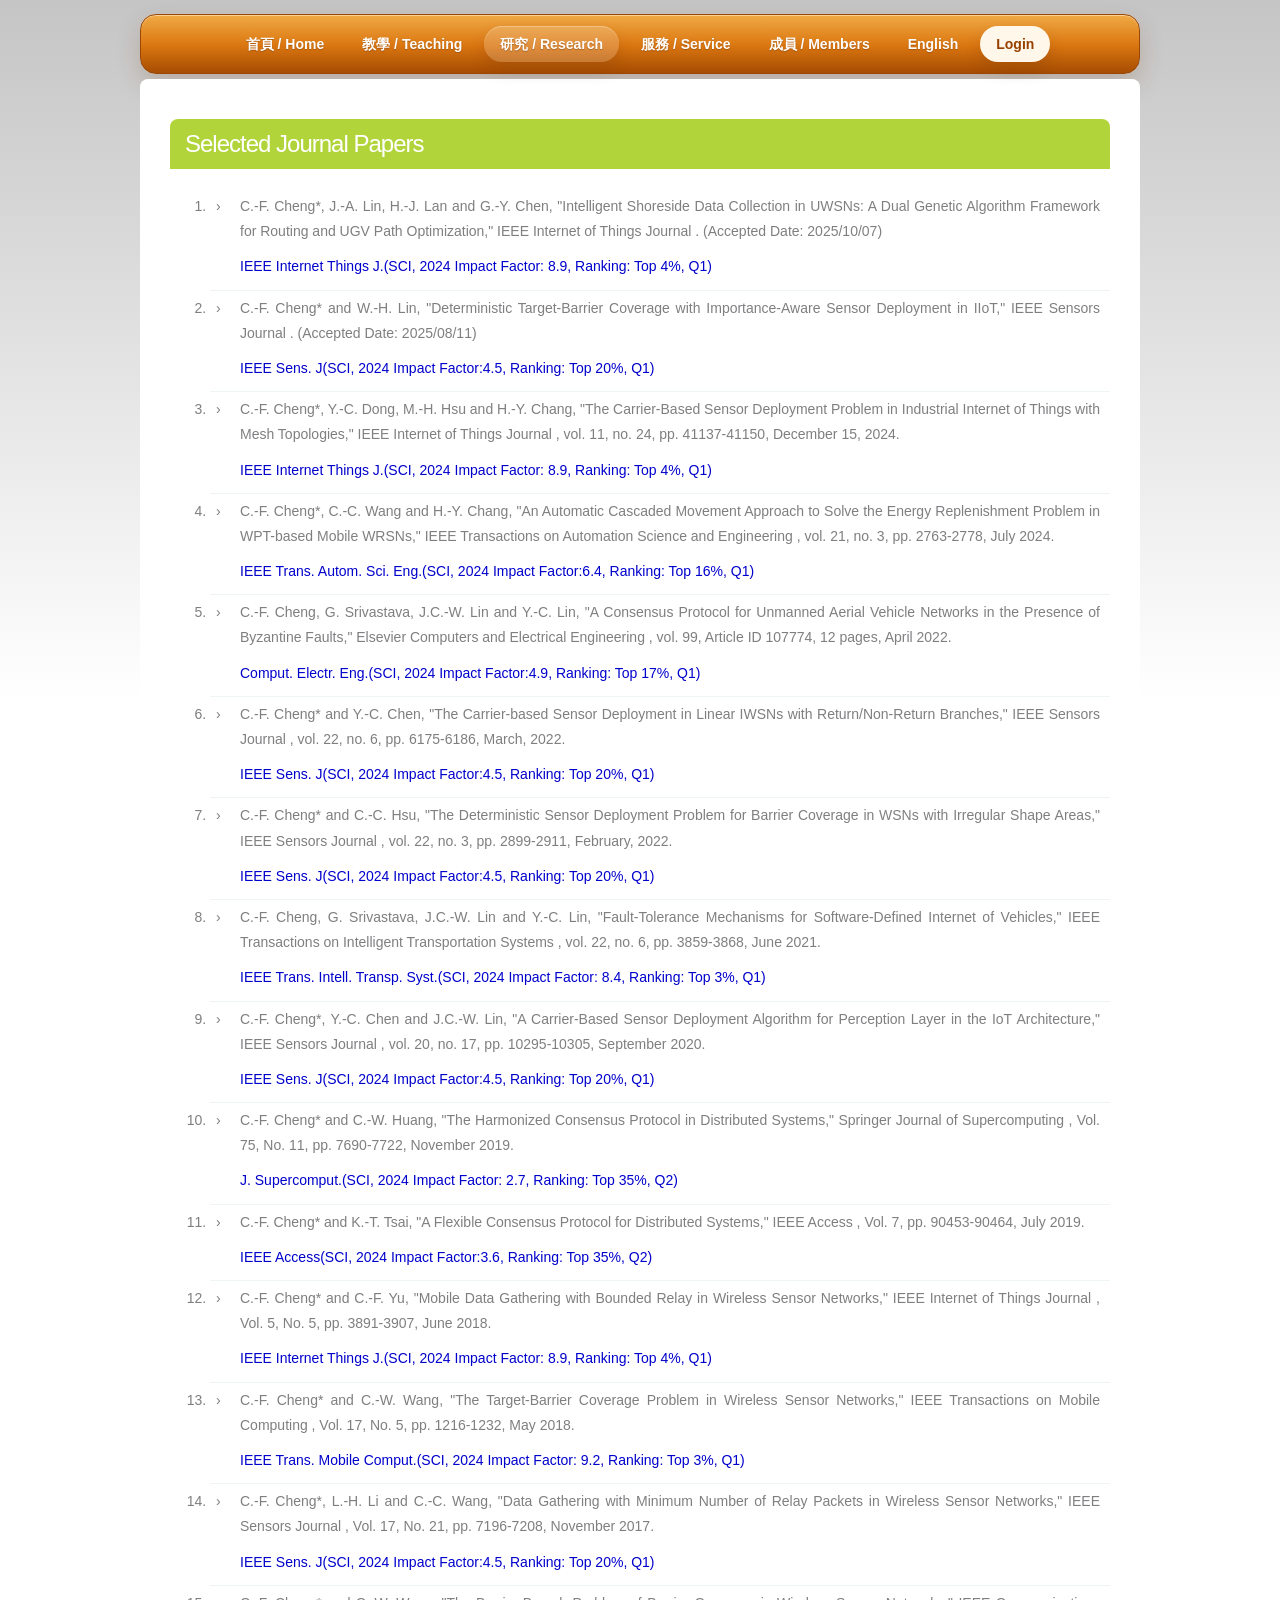
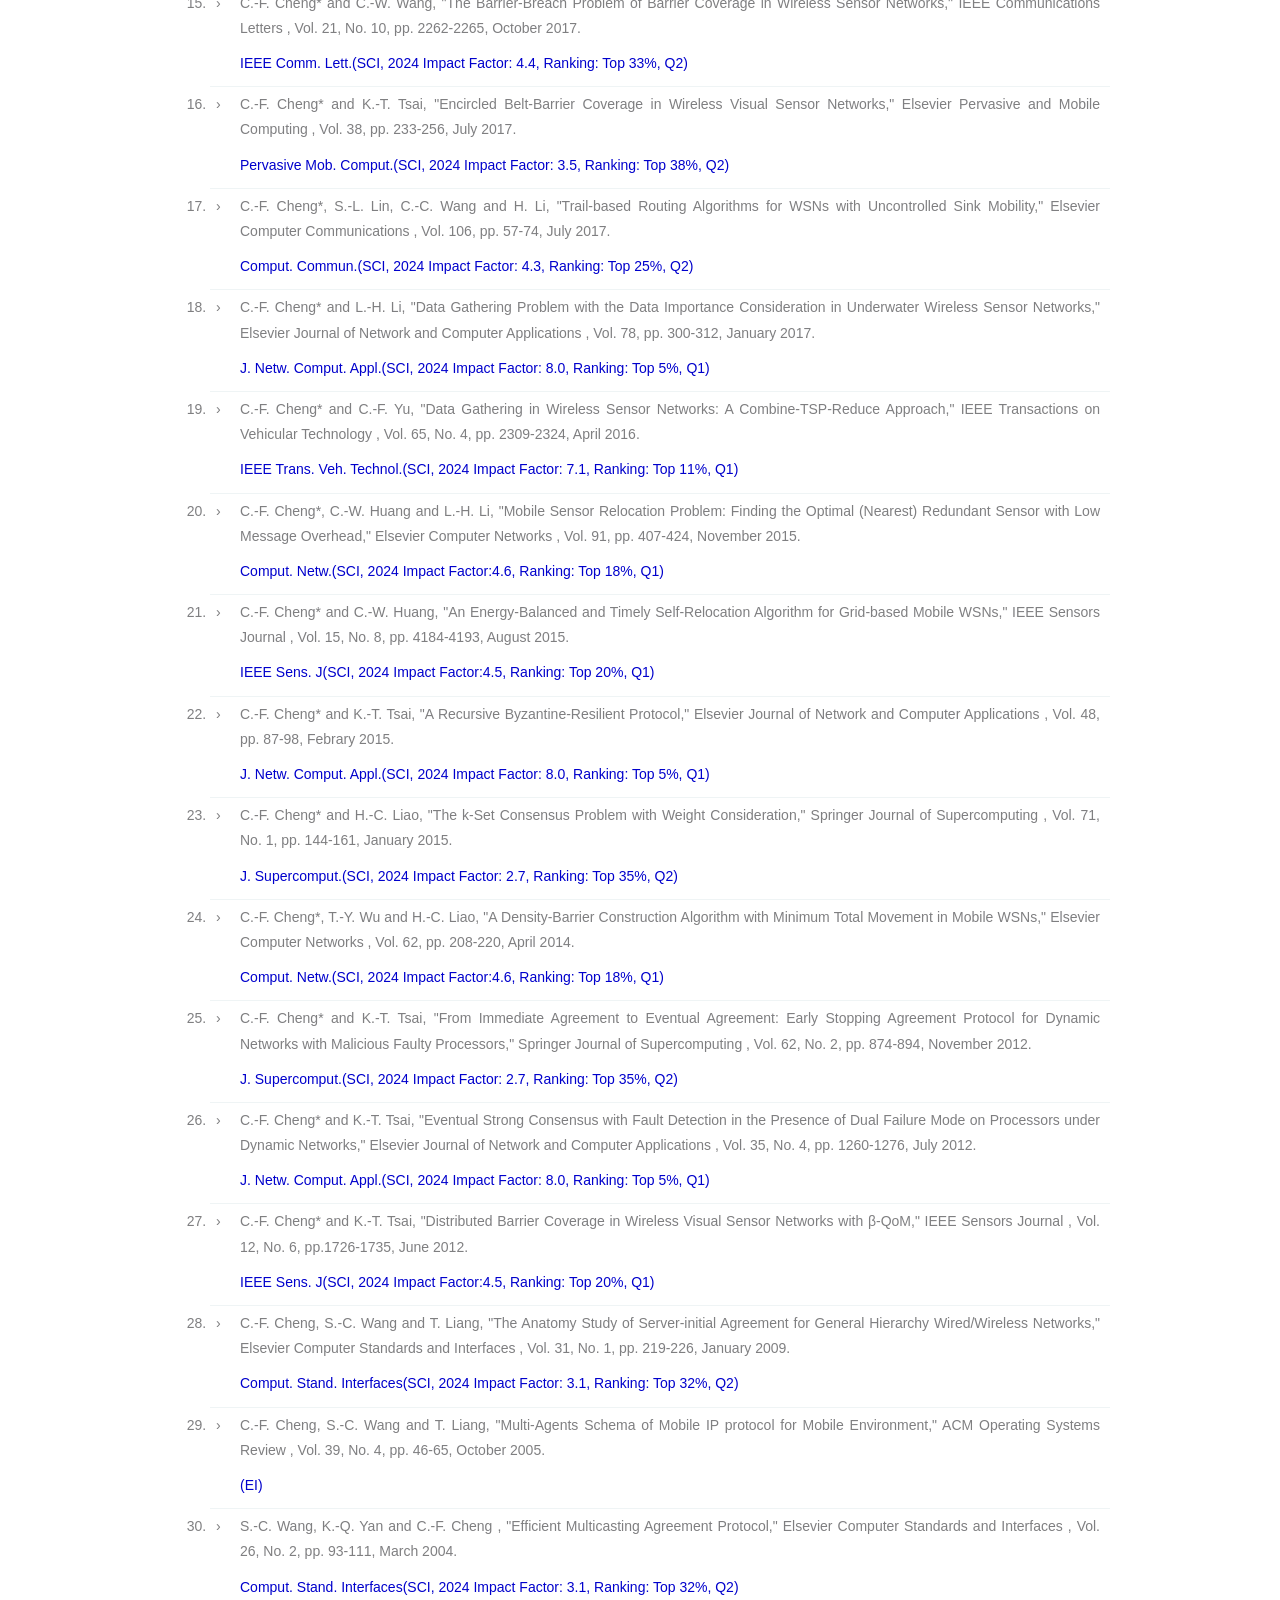
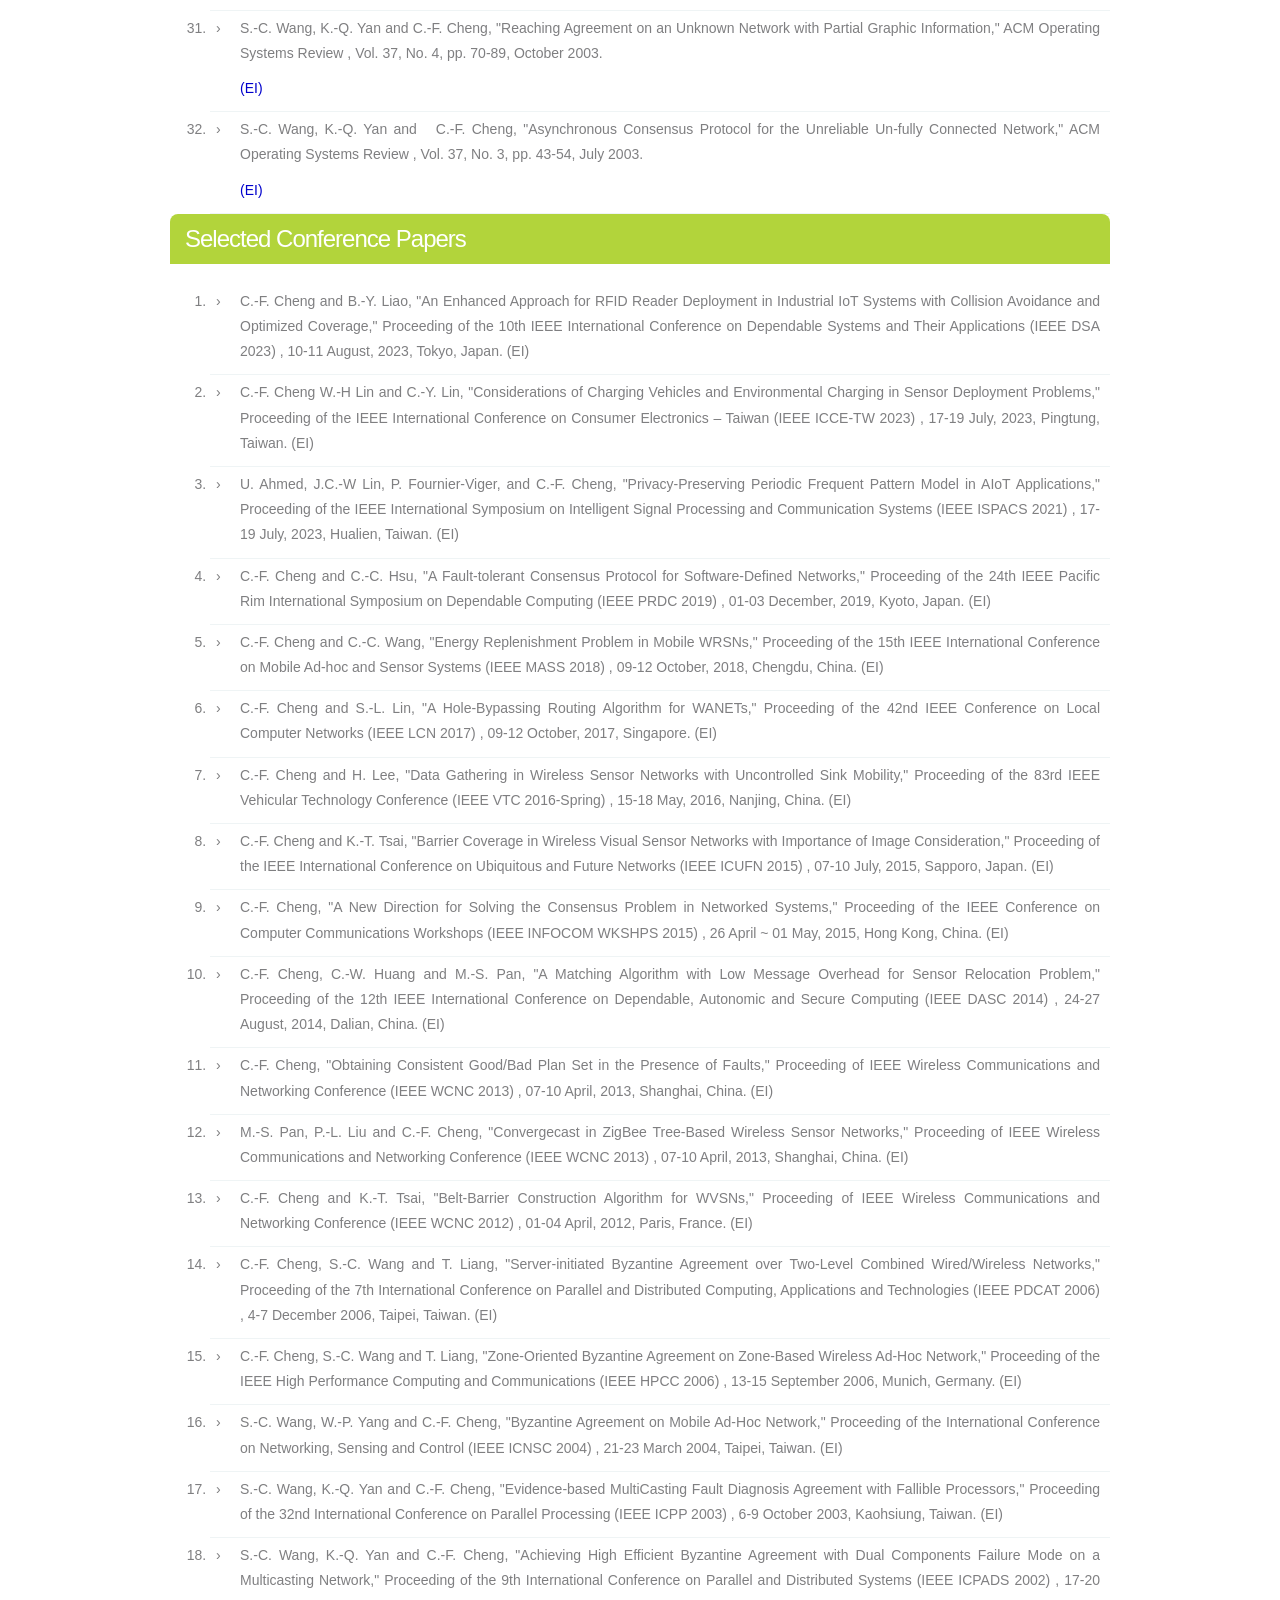
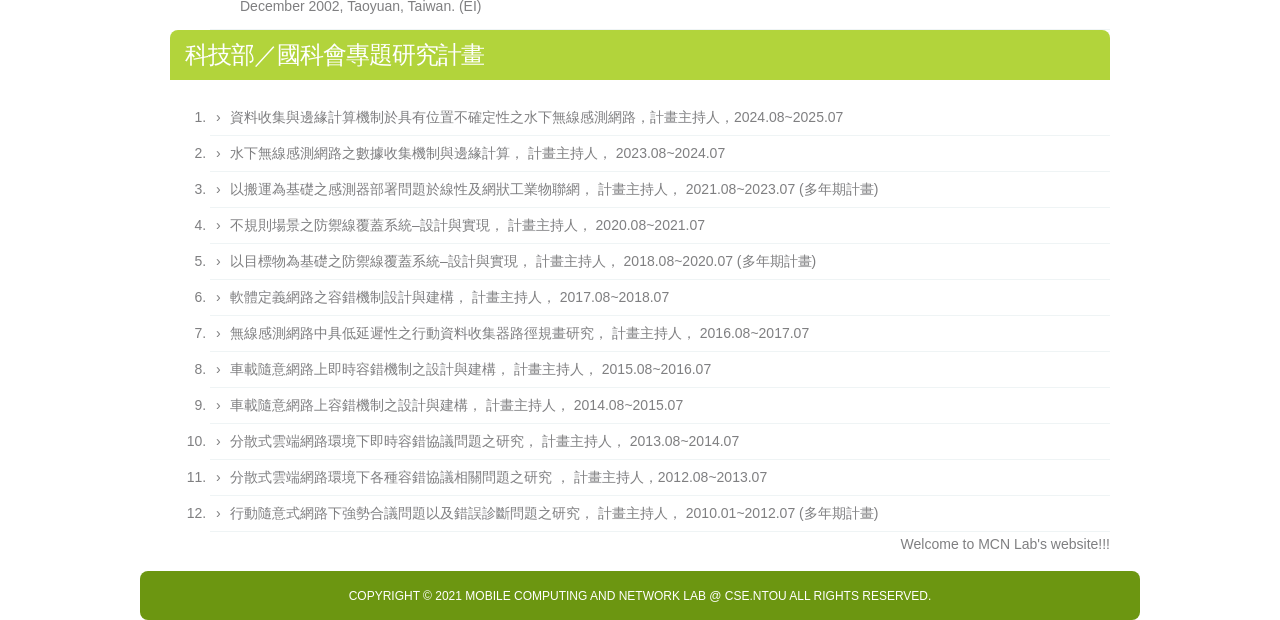
<file: research.html>
﻿<!doctype html>
<html lang="zh-TW">
  <head>
    <meta
      name="description"
      content="NTOU Mobile Computing and Networking Lab — 行動計算與網路實驗室"
    />
    <meta name="robots" content="index, follow, max-image-preview:large" />
    <meta property="og:title" content="研究 / Research - MCN Lab" />
    <meta property="og:description" content="期刊論文、會議論文與國科會計畫列表" />
    <meta property="og:image" content="https://mcnlab.ntou.edu.tw/images/topbar.webp" />
    <meta property="og:url" content="https://mcnlab.ntou.edu.tw/research.html" />
    <meta property="og:type" content="website" />
    <meta property="og:site_name" content="MCN Lab @ NTOU" />
    <meta charset="utf-8" />
    <meta name="viewport" content="width=device-width, initial-scale=1.0" />
    <title>MCN Lab's Website</title>
    <link rel="icon" href="/favicon.ico" sizes="any" />
    <link href="style.css" rel="stylesheet" media="screen" />
    <style>
      .style12 {
        font-size: 12px;
      }

      #page #page-bgtop #page-bgbtm #down-sidebar ul li ol li div em {
        color: #0000cc;
      }
    </style>
  </head>

  <body>
    <noscript>
      <p style="text-align:center; padding: 2rem;">請開啟 JavaScript 以載入網站內容。</p>
    </noscript>
    <div id="wrapper">
      <div id="header">
        <div id="logo"></div>
      </div>
      <div id="menu">
        <ul>
          <li>
            <a href="index.html">首頁 / Home</a>
          </li>
          <li><a href="teaching.html">教學 / Teaching</a></li>
          <li class="current_page_item">
            <a href="research.html">研究 / Research</a>
          </li>
          <li><a href="service.html">服務 / Service</a></li>
          <li><a href="members.html">成員 / Members</a></li>
          <li><a href="eng.html">English</a></li>
          <li><a href="/lab">Login</a></li>
        </ul>
      </div>
      <!-- end #menu -->
      <div id="page">
        <div id="page-bgtop">
          <div id="page-bgbtm">
            <div id="down-sidebar">
              <ul>
                <li>
                  <h2>Selected Journal Papers</h2>
                  <ol id="journals-list"></ol>
                  <h2>Selected Conference Papers</h2>
                  <ol id="conferences-list"></ol>

                  <h2>科技部／國科會專題研究計畫</h2>
                  <ol id="nstc-list"></ol>
                </li>
              </ul>
            </div>
            <div style="clear: both">
              <p style="text-align: right">Welcome to MCN Lab's website!!!</p>
            </div>
          </div>
        </div>
      </div>
      <div id="footer">
        <p>
          <span class="style12"
            >Copyright © 2021 Mobile Computing and Network Lab @ CSE.NTOU All
            rights reserved.</span
          >
        </p>
      </div>
    </div>
    <script>
      (function () {
        const DATA_URL = "/static/research.json";

        fetch(DATA_URL)
          .then(function (res) {
            return res.json();
          })
          .then(function (data) {
            // Journals
            const journalsList = document.getElementById("journals-list");
            if (data.journals) {
              data.journals.forEach(function (item) {
                const li = document.createElement("li");
                const div = document.createElement("div");
                div.setAttribute("align", "justify");
                const p = document.createElement("p");
                p.innerHTML = item.title;
                const p1 = document.createElement("p");
                p1.setAttribute("style", "color:#0000cc");
                p1.textContent = item.sci;
                div.appendChild(p);
                div.appendChild(p1);
                li.appendChild(div);
                journalsList.appendChild(li);
              });
            }

            // Conferences
            const conferencesList = document.getElementById("conferences-list");
            if (data.conferences) {
              data.conferences.forEach(function (item) {
                const li = document.createElement("li");
                const div = document.createElement("div");
                div.setAttribute("align", "justify");
                const p = document.createElement("p");
                p.innerHTML = item.title;
                div.appendChild(p);
                li.appendChild(div);
                conferencesList.appendChild(li);
              });
            }

            // NSTC
            const nstcList = document.getElementById("nstc-list");
            if (data.nstc) {
              data.nstc.forEach(function (item) {
                const li = document.createElement("li");
                li.textContent = item.title;
                nstcList.appendChild(li);
              });
            }
          })
          .catch(function (error) {
            console.error("Error fetching research data:", error);
          });
      })();
    </script>
  </body>
</html>
</file>
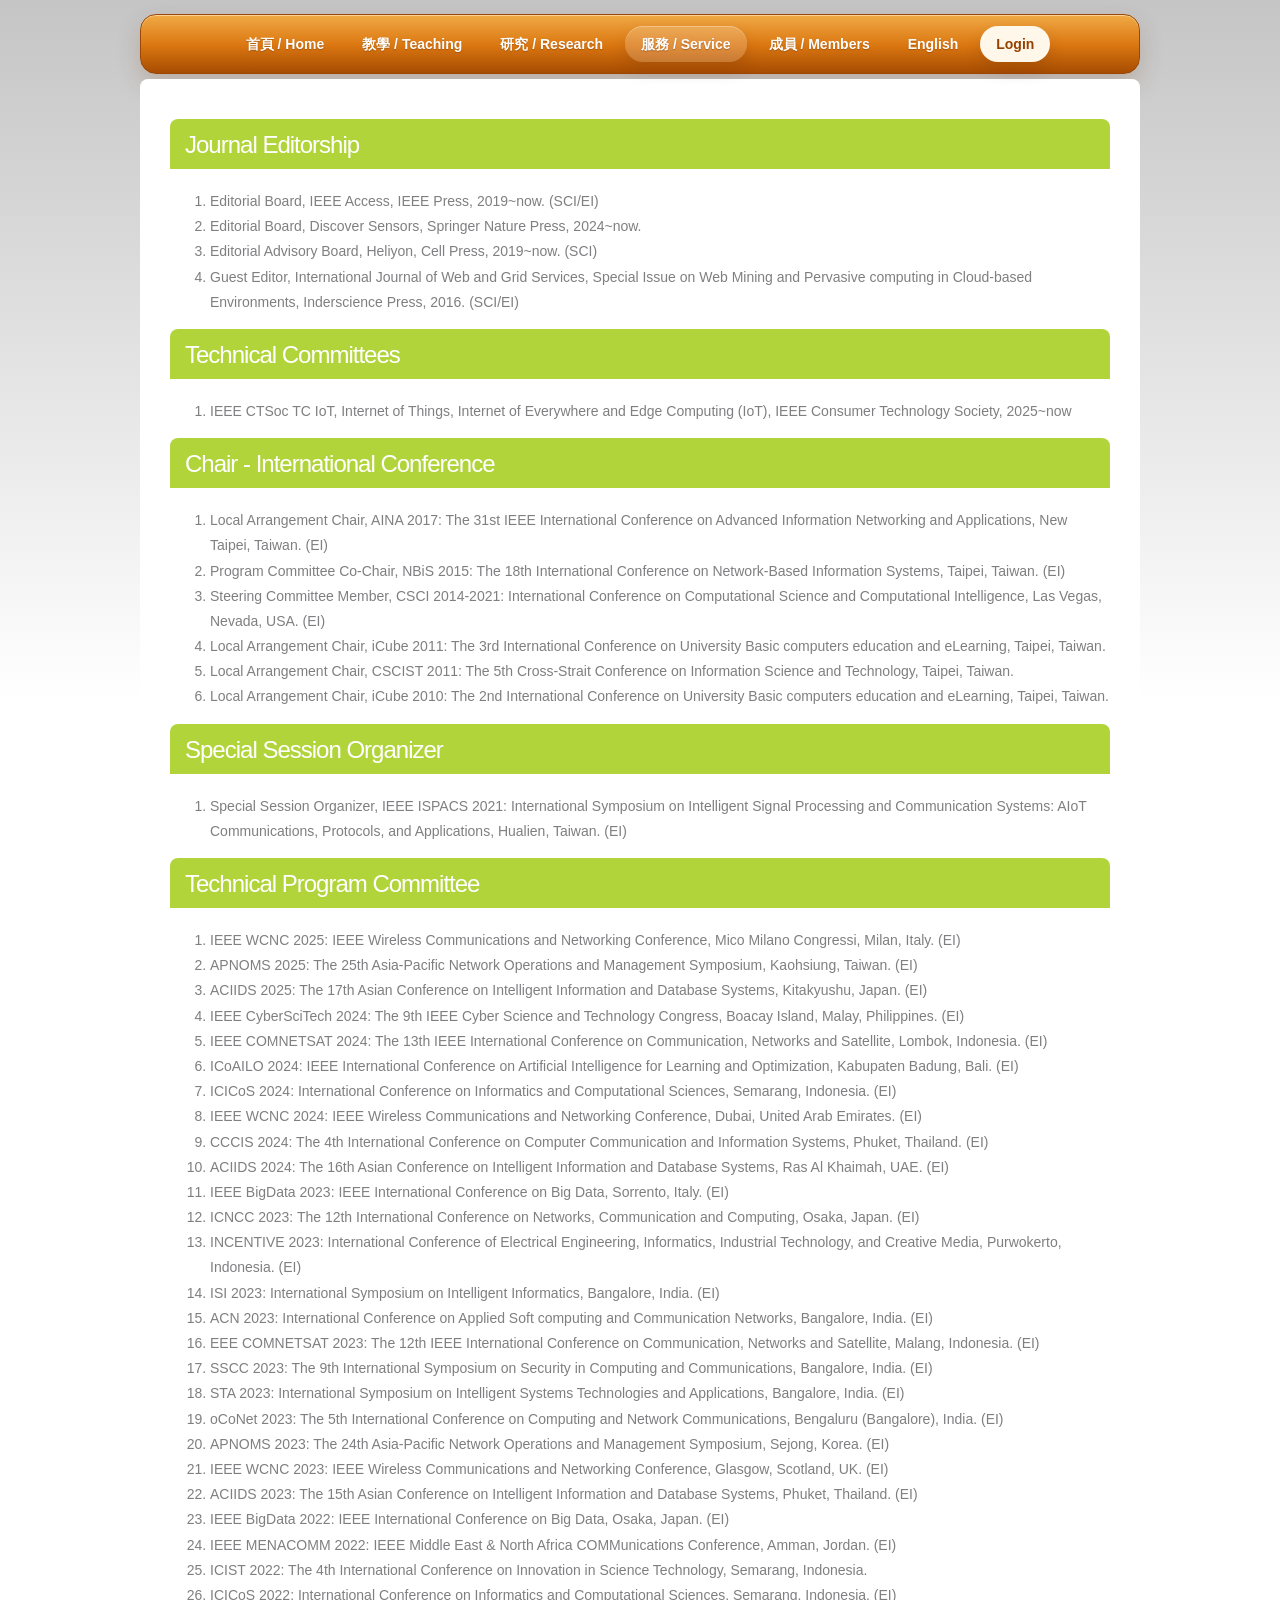
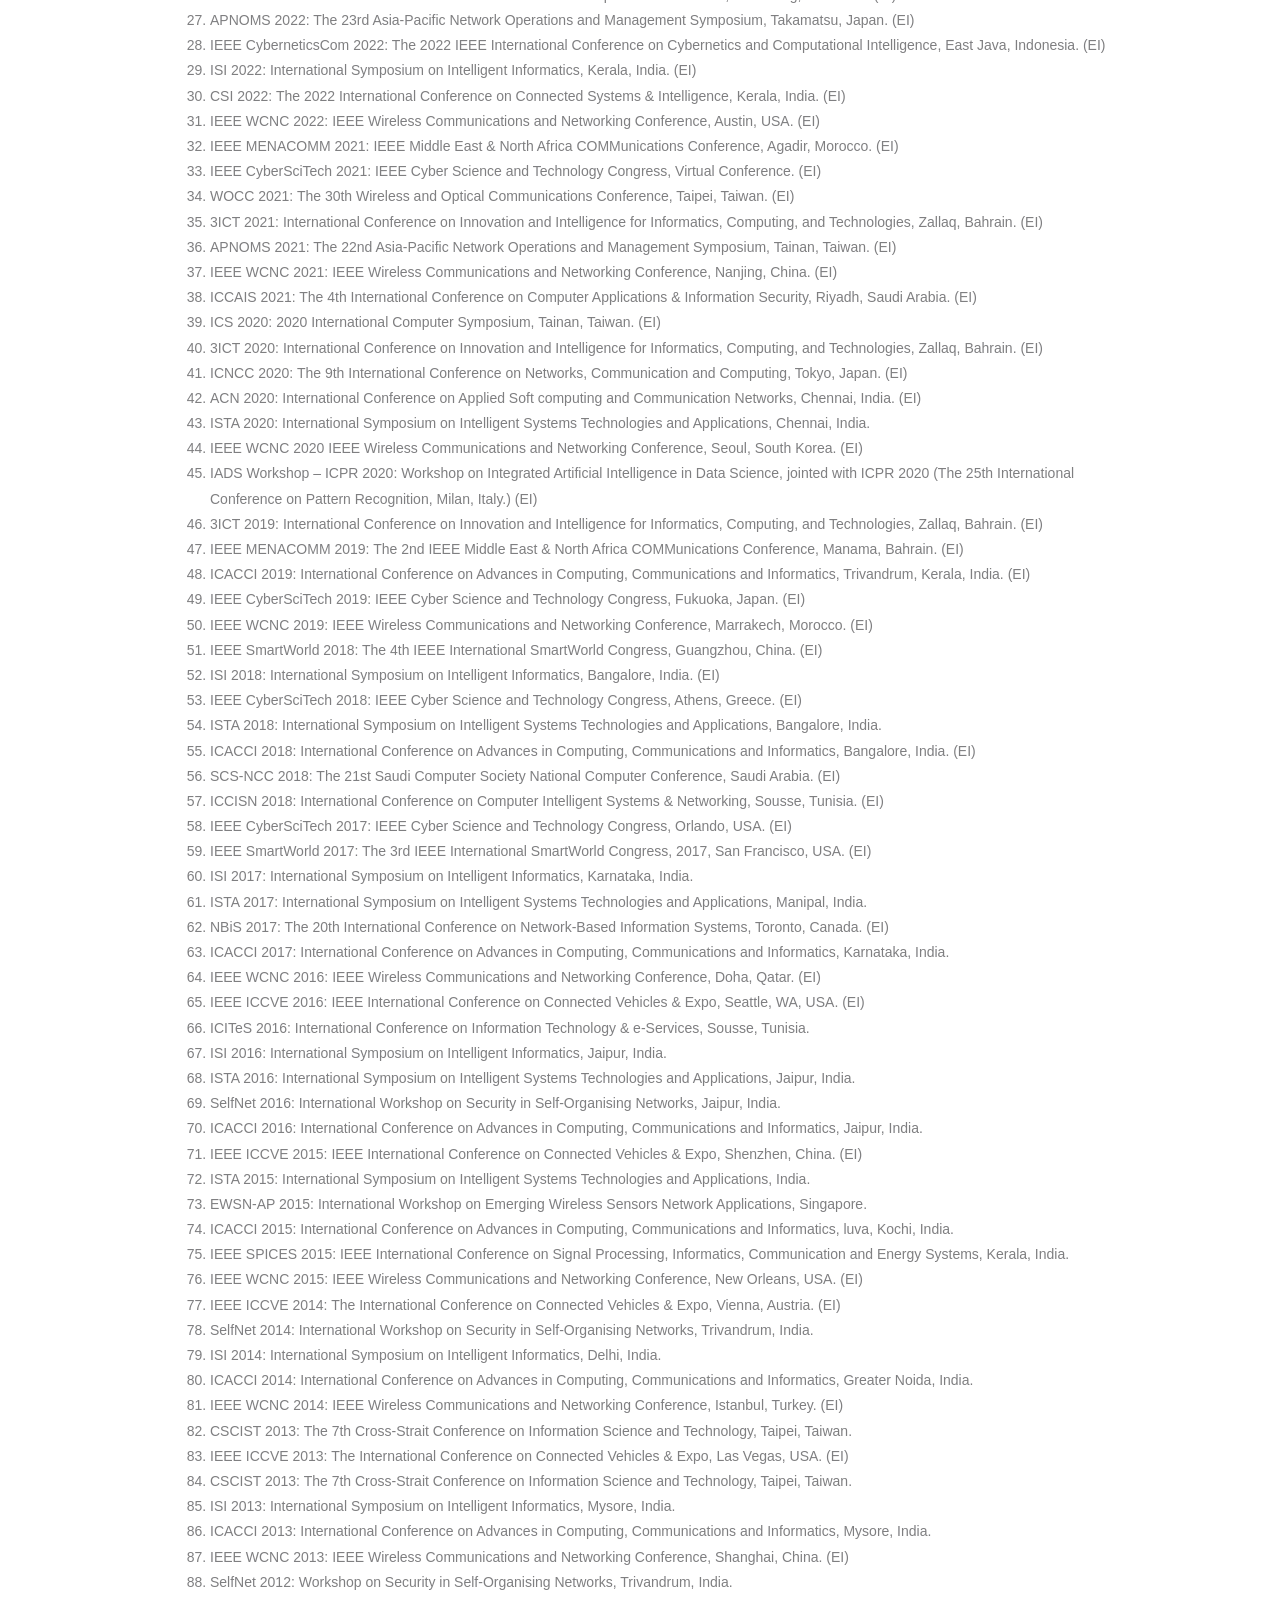
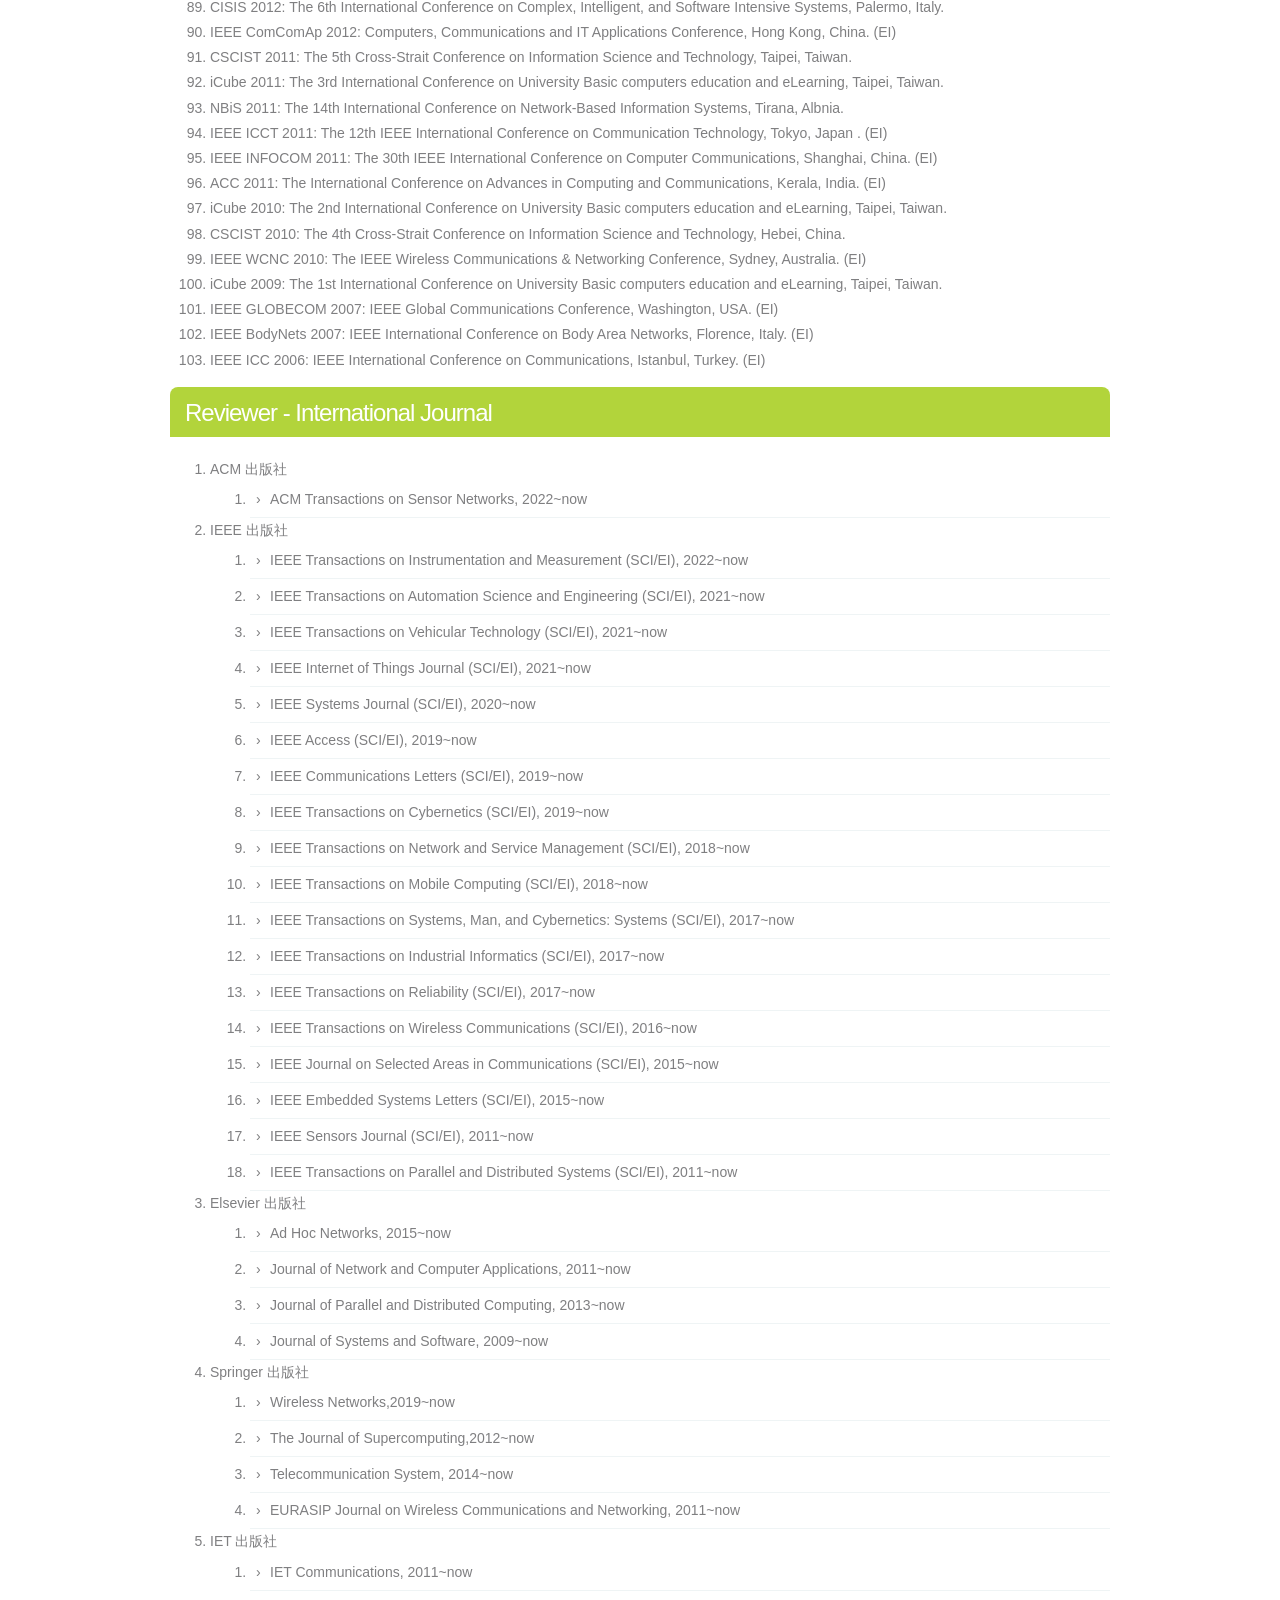
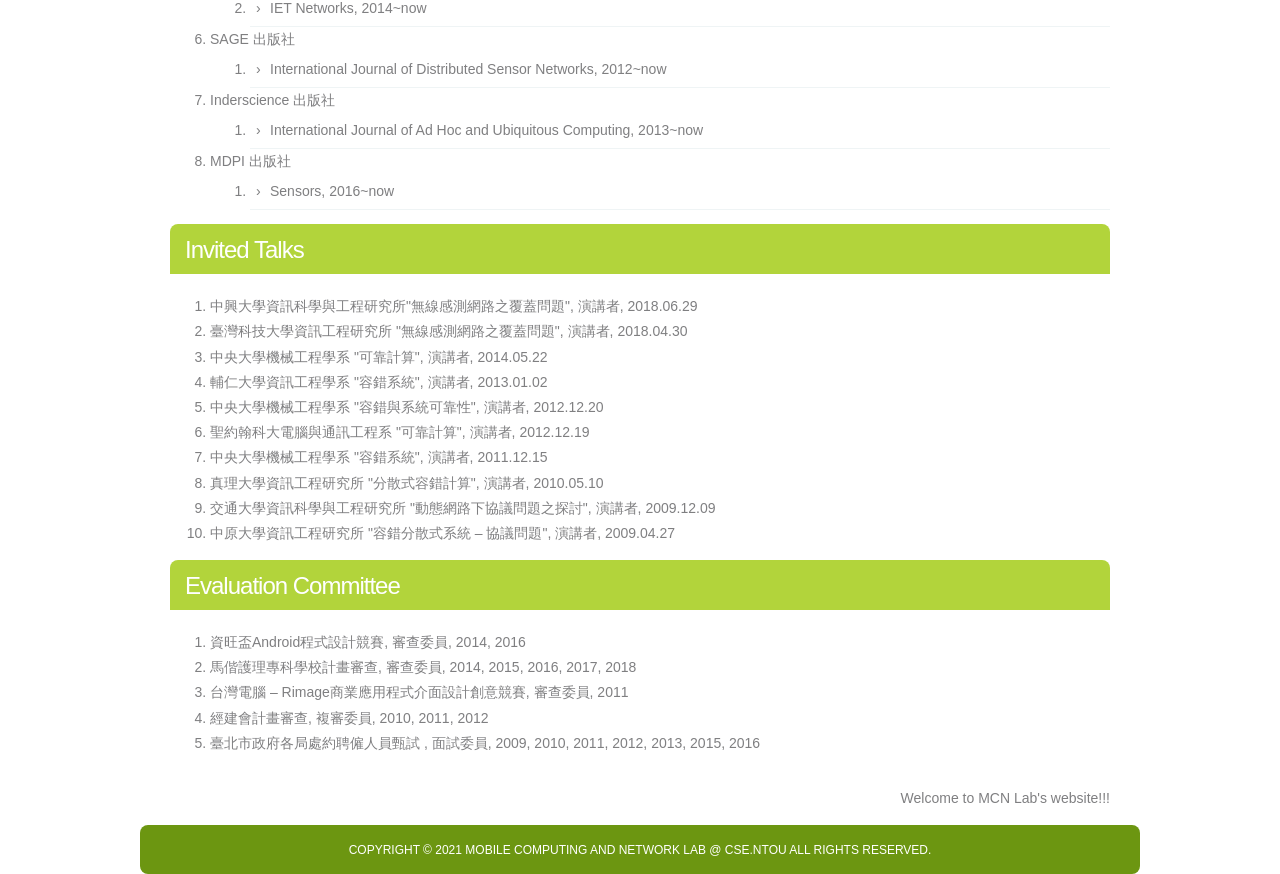
<file: service.html>
<!doctype html>
<html lang="zh-TW">
  <head>
    <meta
      name="description"
      content="NTOU Mobile Computing and Networking Lab — 行動計算與網路實驗室"
    />
    <meta name="robots" content="index, follow, max-image-preview:large" />
    <meta property="og:title" content="服務 / Service - MCN Lab" />
    <meta property="og:description" content="學術服務，含期刊編委、TPC、受邀演講等" />
    <meta property="og:image" content="https://mcnlab.ntou.edu.tw/images/topbar.webp" />
    <meta property="og:url" content="https://mcnlab.ntou.edu.tw/service.html" />
    <meta property="og:type" content="website" />
    <meta property="og:site_name" content="MCN Lab @ NTOU" />
    <meta charset="utf-8" />
    <meta name="viewport" content="width=device-width, initial-scale=1.0" />
    <title>MCN Lab's Website</title>
    <link rel="icon" href="/favicon.ico" sizes="any" />
    <link href="style.css" rel="stylesheet" media="screen" />
    <style>
      .style12 {
        font-size: 12px;
      }
    </style>
  </head>
  <body>
    <noscript>
      <p style="text-align:center; padding: 2rem;">請開啟 JavaScript 以載入網站內容。</p>
    </noscript>
    <div id="wrapper">
      <div id="header">
        <div id="logo"></div>
      </div>

      <div id="menu">
        <ul>
          <li>
            <a href="index.html">首頁 / Home</a>
          </li>
          <li><a href="teaching.html">教學 / Teaching</a></li>
          <li><a href="research.html">研究 / Research</a></li>
          <li class="current_page_item">
            <a href="service.html">服務 / Service</a>
          </li>
          <li><a href="members.html">成員 / Members</a></li>
          <li><a href="eng.html">English</a></li>
          <li><a href="/lab">Login</a></li>
        </ul>
      </div>
      <div id="page">
        <div id="page-bgtop">
          <div id="page-bgbtm">
            <div id="down-sidebar">
              <h2>Journal Editorship</h2>
              <ol id="journal-list"></ol>

              <h2>Technical Committees</h2>
              <ol id="technical-list"></ol>

              <h2>Chair - International Conference</h2>
              <ol id="chairIntl-list"></ol>

              <h2>Special Session Organizer</h2>
              <ol id="sessionOrg-list"></ol>

              <h2>Technical Program Committee</h2>
              <ol id="program-list"></ol>

              <h2>Reviewer - International Journal</h2>
              <ol id="reviewerIntJ-list"></ol>

              <h2>Invited Talks</h2>
              <ol id="invited-list"></ol>

              <h2>Evaluation Committee</h2>
              <ol id="evaluation-list"></ol>
            </div>
            <div style="clear: both">&nbsp;</div>
            <p style="text-align: right">Welcome to MCN Lab's website!!!</p>
          </div>
        </div>
      </div>
    </div>

    <div id="footer">
      <p>
        <span class="style12"
          >Copyright © 2021 Mobile Computing and Network Lab @ CSE.NTOU All
          rights reserved.</span
        >
      </p>
    </div>
    <script>
      document.addEventListener("DOMContentLoaded", () => {
        const jsonUrl =
          "/static/service.json";

        fetch(jsonUrl)
          .then((res) => res.json())
          .then((data) => {
            // Helper function to populate flat lists
            const populateList = (items, elementId) => {
              const listElement = document.getElementById(elementId);
              if (!listElement || !items) return;

              items.forEach((item) => {
                const li = document.createElement("li");
                li.textContent = item.text;
                listElement.appendChild(li);
              });
            };

            // Populate all flat lists
            populateList(data.journal, "journal-list");
            populateList(data.technical, "technical-list");
            populateList(data.chairIntl, "chairIntl-list");
            populateList(data.sessionOrg, "sessionOrg-list");
            populateList(data.program, "program-list");
            populateList(data.invited, "invited-list");
            populateList(data.evaluation, "evaluation-list");

            // Populate the nested Reviewer list
            const reviewerListElement =
              document.getElementById("reviewerIntJ-list");
            if (reviewerListElement && data.reviewerIntJ) {
              data.reviewerIntJ.forEach((pub) => {
                const pubLi = document.createElement("li");
                pubLi.textContent = pub.publisher;

                const innerOl = document.createElement("ol");
                if (pub.journals) {
                  pub.journals.forEach((journal) => {
                    const journalLi = document.createElement("li");
                    journalLi.textContent = journal.text;
                    innerOl.appendChild(journalLi);
                  });
                }

                pubLi.appendChild(innerOl);
                reviewerListElement.appendChild(pubLi);
              });
            }
          })
          .catch((error) =>
            console.error("Error fetching service data:", error),
          );
      });
    </script>
  </body>
</html>
</file>
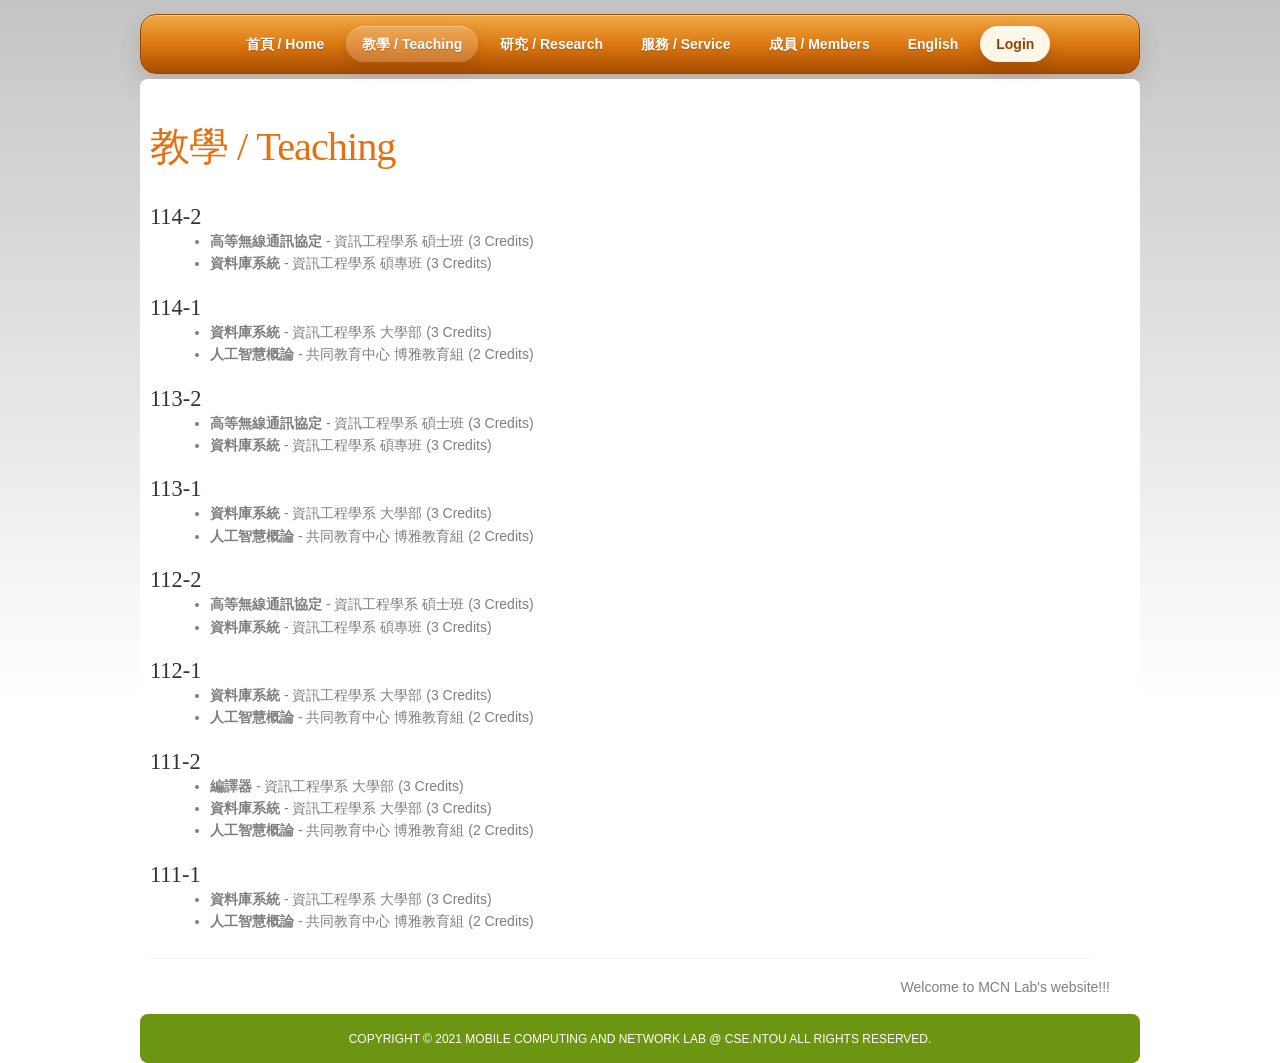
<file: teaching.html>
<!doctype html>
<html lang="zh-TW">
  <head>
    <meta
      name="description"
      content="NTOU Mobile Computing and Networking Lab — 行動計算與網路實驗室"
    />
    <meta name="robots" content="index, follow, max-image-preview:large" />
    <meta property="og:title" content="教學 / Teaching - MCN Lab" />
    <meta property="og:description" content="鄭建富教授開授課程一覽" />
    <meta property="og:image" content="https://mcnlab.ntou.edu.tw/images/topbar.webp" />
    <meta property="og:url" content="https://mcnlab.ntou.edu.tw/teaching.html" />
    <meta property="og:type" content="website" />
    <meta property="og:site_name" content="MCN Lab @ NTOU" />
    <meta charset="utf-8" />
    <meta name="viewport" content="width=device-width, initial-scale=1.0" />
    <title>教學 / Teaching - MCN Lab's Website</title>
    <link rel="icon" href="/favicon.ico" sizes="any" />
    <link href="style.css" rel="stylesheet" media="screen" />
    <style>
      .style4 {
        color: #e6700e;
      }
      .style10 {
        font-size: larger;
      }
      .style12 {
        font-size: 12px;
      }
      .style14 {
        font-family: Georgia, "Times New Roman", Times, serif;
      }
      .course-list {
        margin-left: 20px;
        margin-bottom: 20px;
        line-height: 1.6;
      }
      .semester-title {
        margin-top: 20px;
        color: #333;
        font-family: Georgia, "Times New Roman", Times, serif;
      }
    </style>
  </head>
  <body>
    <noscript>
      <p style="text-align:center; padding: 2rem;">請開啟 JavaScript 以載入網站內容。</p>
    </noscript>
    <div id="wrapper">
      <div id="header">
        <div id="logo"></div>
      </div>
      <div id="menu">
        <ul>
          <li><a href="index.html">首頁 / Home</a></li>
          <li class="current_page_item">
            <a href="teaching.html">教學 / Teaching</a>
          </li>
          <li><a href="research.html">研究 / Research</a></li>
          <li><a href="service.html">服務 / Service</a></li>
          <li><a href="members.html">成員 / Members</a></li>
          <li><a href="eng.html">English</a></li>
          <li><a href="/lab">Login</a></li>
        </ul>
      </div>
      <div id="page">
        <div id="page-bgtop">
          <div id="page-bgbtm">
            <div id="content" style="width: 100%">
              <div class="post">
                <h2 class="style4 title style14">
                  <span class="style10">教學 / Teaching</span>
                </h2>
                <div class="entry" id="courses-container"></div>
              </div>
              <div style="clear: both"></div>
            </div>
            <div style="clear: both">
              &nbsp;
              <p style="text-align: right">Welcome to MCN Lab's website!!!</p>
            </div>
          </div>
        </div>
      </div>
    </div>

    <div id="footer">
      <p>
        <span class="style12"
          >Copyright © 2021 Mobile Computing and Network Lab @ CSE.NTOU All
          rights reserved.</span
        >
      </p>
    </div>

    <script>
      document.addEventListener("DOMContentLoaded", () => {
        const jsonUrl =
          "/static/courses.json";

        fetch(jsonUrl)
          .then((res) => res.json())
          .then((data) => {
            const container = document.getElementById("courses-container");
            if (!container || !data) return;

            data.forEach((semesterData) => {
              // Create the Semester Header
              const semesterHeading = document.createElement("h3");
              semesterHeading.className = "semester-title";
              semesterHeading.textContent = semesterData.semester;
              container.appendChild(semesterHeading);

              // Create the list for Courses in that semester
              const courseList = document.createElement("ul");
              courseList.className = "course-list";

              if (semesterData.course && semesterData.course.length > 0) {
                semesterData.course.forEach((c) => {
                  const li = document.createElement("li");
                  // Formatting: Course Name - Department (Credits)
                  li.innerHTML = `<strong>${c.name}</strong> - ${c.department} (${c.credit} Credits)`;
                  courseList.appendChild(li);
                });
              } else {
                const li = document.createElement("li");
                li.textContent = "No courses listed for this semester.";
                courseList.appendChild(li);
              }

              container.appendChild(courseList);
            });
          })
          .catch((error) =>
            console.error("Error fetching courses data:", error),
          );
      });
    </script>
  </body>
</html>
</file>
<file: style.css>
/*
Design by Free CSS Templates
http://www.freecsstemplates.org
Released for free under a Creative Commons Attribution 2.5 License
*/

body {
  margin: 0;
  padding: 0;
  overflow-x: hidden;
  background: linear-gradient(to bottom, #c5c5c5, #ffffff) top / 100% 700px no-repeat, #ffffff;
  font-family: Arial, Helvetica, sans-serif;
  font-size: 14px;
  color: #7f7f81;
}

h1,
h2,
h3 {
  margin: 0;
  padding: 0;
  font-weight: normal;
  color: #ffffff;
}

h1 {
  font-size: 2em;
}

h2 {
  font-size: 2.4em;
}

h3 {
  font-size: 1.6em;
}

p,
ul,
ol {
  margin-top: 0;
  line-height: 180%;
}

a {
  text-decoration: none;
  color: #5d9800;
}

a:hover {
  text-decoration: underline;
}

img.border {
  border: 6px solid #e1f1f6;
}

img.alignleft {
  float: left;
  margin-right: 25px;
}

img.alignright {
  float: right;
}

img.aligncenter {
  margin: 0px auto;
}

#wrapper {
  margin: 0 auto;
  padding: 0;
}

/* Header */

#header {
  max-width: 1000px;
  width: 100%;
  height: 2px;
  margin-top: 0;
  margin-right: auto;
  margin-bottom: 0;
  margin-left: auto;
}

/* Logo */

#logo {
  float: left;
  height: 5px;
  margin: 0;
  padding: 0px;
  color: #ffffff;
}

#logo h1,
#logo p {
  margin: 0;
  padding: 0;
}

#logo h1 {
  float: left;
  padding-left: 30px;
  letter-spacing: -1px;
  text-transform: lowercase;
  text-shadow: #808080 -1px 1px 2px;
  font-family: Georgia, "Times New Roman", Times, serif;
  font-size: 64px;
}

#logo p {
  margin: 0;
  padding: 30px 0 0 34px;
  text-shadow: #808080 -1px 1px 2px;
  font:
    normal 18px Georgia,
    "Times New Roman",
    Times,
    serif;
  font-style: italic;
}

#logo a {
  border: none;
  background: none;
  text-decoration: none;
  color: #ffffff;
}

/* Search */

#search {
  float: right;
  width: 280px;
  height: 100px;
  padding: 0;
}

#search form {
  height: 41px;
  margin: 0;
  padding: 60px 0 0 30px;
}

#search fieldset {
  margin: 0;
  padding: 0;
  border: none;
}

#search-text {
  width: 195px;
  padding: 6px 10px;
  border: none;
  background: #ffffff;
  text-transform: lowercase;
  font:
    normal 11px Arial,
    Helvetica,
    sans-serif;
  color: #7f7f81;
}

#search-submit {
  display: none;
}

/* Menu */

#menu {
  display: flex;
  align-items: center;
  justify-content: center;
  max-width: 1000px;
  width: 100%;
  min-height: 60px;
  margin: 12px auto 0;
  padding: 8px 14px;
  box-sizing: border-box;
  background: linear-gradient(180deg, #f0aa45 0%, #db7711 52%, #a64c02 100%);
  border: 1px solid #9b4806;
  border-radius: 16px;
  box-shadow:
    0 10px 24px rgba(109, 49, 1, 0.2),
    inset 0 1px 0 rgba(255, 244, 220, 0.55);
}

#menu ul {
  margin: 0;
  padding: 0;
  list-style: none;
  line-height: normal;
  display: flex;
  flex-wrap: wrap;
  align-items: center;
  justify-content: center;
  gap: 6px;
  width: 100%;
  row-gap: 8px;
}

#menu li {
  float: none;
  margin: 0;
}

#menu a {
  display: block;
  height: auto;
  margin-right: 0;
  padding: 11px 16px;
  text-decoration: none;
  text-transform: none;
  text-shadow: 0 1px 1px rgba(115, 57, 10, 0.45);
  font-family: Arial, Helvetica, sans-serif;
  font-size: 14px;
  font-weight: bold;
  line-height: 1;
  color: #ffffff;
  border: none;
  border-radius: 999px;
  white-space: nowrap;
  transition:
    background-color 0.2s ease,
    color 0.2s ease,
    box-shadow 0.2s ease,
    transform 0.2s ease;
}

#menu .current_page_item a {
  background: rgba(255, 255, 255, 0.18);
  box-shadow:
    inset 0 1px 0 rgba(255, 255, 255, 0.28),
    0 8px 16px rgba(106, 47, 1, 0.18);
}

#menu a:hover {
  text-decoration: none;
  background: rgba(255, 255, 255, 0.12);
  box-shadow:
    inset 0 1px 0 rgba(255, 255, 255, 0.22),
    0 8px 16px rgba(106, 47, 1, 0.16);
  transform: translateY(-1px);
}

#menu a:focus {
  outline: none;
  background: rgba(255, 255, 255, 0.14);
  box-shadow: 0 0 0 3px rgba(255, 240, 208, 0.45);
}

#menu li:last-child a {
  background: #fff7e9;
  color: #974100;
  text-shadow: none;
  box-shadow: 0 8px 16px rgba(101, 43, 0, 0.18);
}

#menu li:last-child a:hover,
#menu li:last-child a:focus {
  background: #ffffff;
  color: #7d3500;
}

/* Page */

#page {
  max-width: 1000px;
  width: 100%;
  margin: 5px auto 0;
  padding: 0;
  box-sizing: border-box;
  background: #ffffff;
  border-radius: 8px 8px 0 0;
}

#page-bgbtm {
  margin: 0px;
  padding: 40px 30px 0px 30px;
}

/* Content */

#content {
  float: right;
  width: 540px;
  padding: 0px 20px 0px 0px;
}

.post {
  padding-top: 0px;
  padding-bottom: 0px;
  border-bottom: 1px solid #eff4f5;
}

.post .title {
  letter-spacing: -1px;
}

.post .title a {
  color: #e6700e;
  border: none;
}

.post .meta {
  padding-bottom: 5px;
  text-align: left;
  font-family: Arial, Helvetica, sans-serif;
  font-size: 11px;
  font-style: italic;
}

.post .entry {
  text-align: justify;
  margin-bottom: 25px;
  padding: 10px 0px 0px 0px;
}

.links {
  display: block;
  width: 96px;
  padding: 2px 0px 2px 0px;
  background: #a53602;
  text-align: center;
  text-transform: uppercase;
  font-size: 10px;
  color: #ffffff;
}

#up-content {
  float: left;
  width: 100%;
  box-sizing: border-box;
  padding-top: 0px;
  padding-right: 20px;
  padding-bottom: 0px;
  padding-left: 0px;
}

/* Sidebar */

#sidebar {
  float: left;
  width: 330px;
  padding: 0px 0px 0px 0px;
}

#sidebar ul {
  margin: 0;
  padding: 0;
  list-style: none;
}

#sidebar li {
  margin: 0;
  padding: 0;
}

#sidebar li ul {
  margin: 0 0 10px 15px;
  padding-bottom: 30px;
}

#sidebar li li {
  padding: 0 15px 0 20px;
  line-height: 35px;
  border-bottom: 1px solid #eff4f5;
  position: relative;
}

#sidebar li li::before {
  content: "›";
  position: absolute;
  left: 6px;
}

#sidebar li li span {
  display: block;
  margin-top: -20px;
  padding: 0;
  font-size: 11px;
  font-style: italic;
}

#sidebar h2 {
  height: 38px;
  margin-bottom: 20px;
  padding: 12px 0 0 15px;
  background: #b2d43b;
  border-radius: 8px 8px 0 0;
  letter-spacing: -1px;
  font-size: 24px;
  color: #ffffff;
}

#sidebar p {
  margin: 0 0px;
  padding: 0px 20px 20px 20px;
  text-align: justify;
}

#sidebar a {
  border: none;
  color: #7f7f81;
}

#sidebar a:hover {
  text-decoration: underline;
  color: #5d9800;
}
.side {
  height: 180px;
  overflow-y: auto;
}
.side::-webkit-scrollbar {
  width: 5px;
}
.side::-webkit-scrollbar-thumb {
  background-color: #e4e4e4;
  border-radius: 5px;
}
.side::-webkit-scrollbar-track {
  background-color: white;
  border-radius: 5px;
}

/* down-sidebar  } l (C-F s W) */

#down-sidebar {
  float: left;
  width: 100%;
  box-sizing: border-box;
  padding: 0px;
}

#down-sidebar ul {
  margin: 0;
  padding: 0;
  list-style: none;
}

#down-sidebar li {
  margin: 0;
  padding: 0;
}

#down-sidebar li ul {
  margin: 0px 15px;
  padding-bottom: 30px;
}

#down-sidebar li li {
  padding-left: 20px;
  line-height: 35px;
  border-bottom: 1px solid #eff4f5;
  position: relative;
}

#down-sidebar li li::before {
  content: "›";
  position: absolute;
  left: 6px;
}

#down-sidebar li li span {
  display: block;
  margin-top: -20px;
  padding: 0;
  font-size: 11px;
  font-style: italic;
}

#down-sidebar h2 {
  height: 38px;
  margin-bottom: 20px;
  padding: 12px 0 0 15px;
  background: #b2d43b;
  border-radius: 8px 8px 0 0;
  letter-spacing: -1px;
  font-size: 24px;
  color: #ffffff;
}

#down-sidebar p {
  margin: 0 0px;
  padding: 0px 10px 10px 10px;
  text-align: justify;
}

#down-sidebar a {
  border: none;
  color: #0000ff;
}

#down-sidebar a:hover {
  text-decoration: underline;
  color: #ff0000;
}

/* down-sidebar      (C-F s W) */

/* Calendar */

#calendar_wrap {
  padding: 20px;
}

#calendar table {
  width: 100%;
}

#calendar tbody td {
  text-align: center;
}

#calendar #next {
  text-align: right;
}

/* Footer */

#footer {
  max-width: 1000px;
  width: 100%;
  min-height: 49px;
  height: auto;
  margin: 0px auto;
  box-sizing: border-box;
  background: #6C9611;
  border-radius: 8px;
  font-family: Arial, Helvetica, sans-serif;
}

#footer p {
  margin: 0;
  padding-top: 18px;
  line-height: normal;
  font-size: 10px;
  text-transform: uppercase;
  text-align: center;
  color: #ffffff;
}

#footer a {
  color: #ffffff;
}

/* ── Responsive / Mobile ── */

@media (max-width: 768px) {
  #page-bgbtm {
    padding: 20px 15px 0 15px;
  }

  #sidebar {
    float: none;
    width: 100%;
    padding: 0;
    box-sizing: border-box;
  }

  #content {
    float: none;
    width: 100%;
    padding: 0;
    box-sizing: border-box;
  }

  img.alignleft,
  img.alignright {
    float: none;
    display: block;
    margin: 0 auto 15px;
  }

  img {
    max-width: 100%;
    height: auto;
  }

  #postgraduate-table,
  #graduate-table {
    display: block;
    width: 100%;
  }

  #postgraduate-table tr,
  #graduate-table tr {
    display: block;
  }

  #postgraduate-table td,
  #graduate-table td {
    display: block;
    width: 100% !important;
    box-sizing: border-box;
  }

  #footer p {
    padding-top: 15px;
    padding-bottom: 15px;
  }
}

@media (max-width: 480px) {
  #menu {
    border-radius: 8px 8px 0 0;
    padding: 6px 8px;
    margin-top: 8px;
  }

  #menu a {
    font-size: 13px;
    padding: 8px 10px;
  }

  #page-bgbtm {
    padding: 15px 10px 0 10px;
  }
}
</file>
